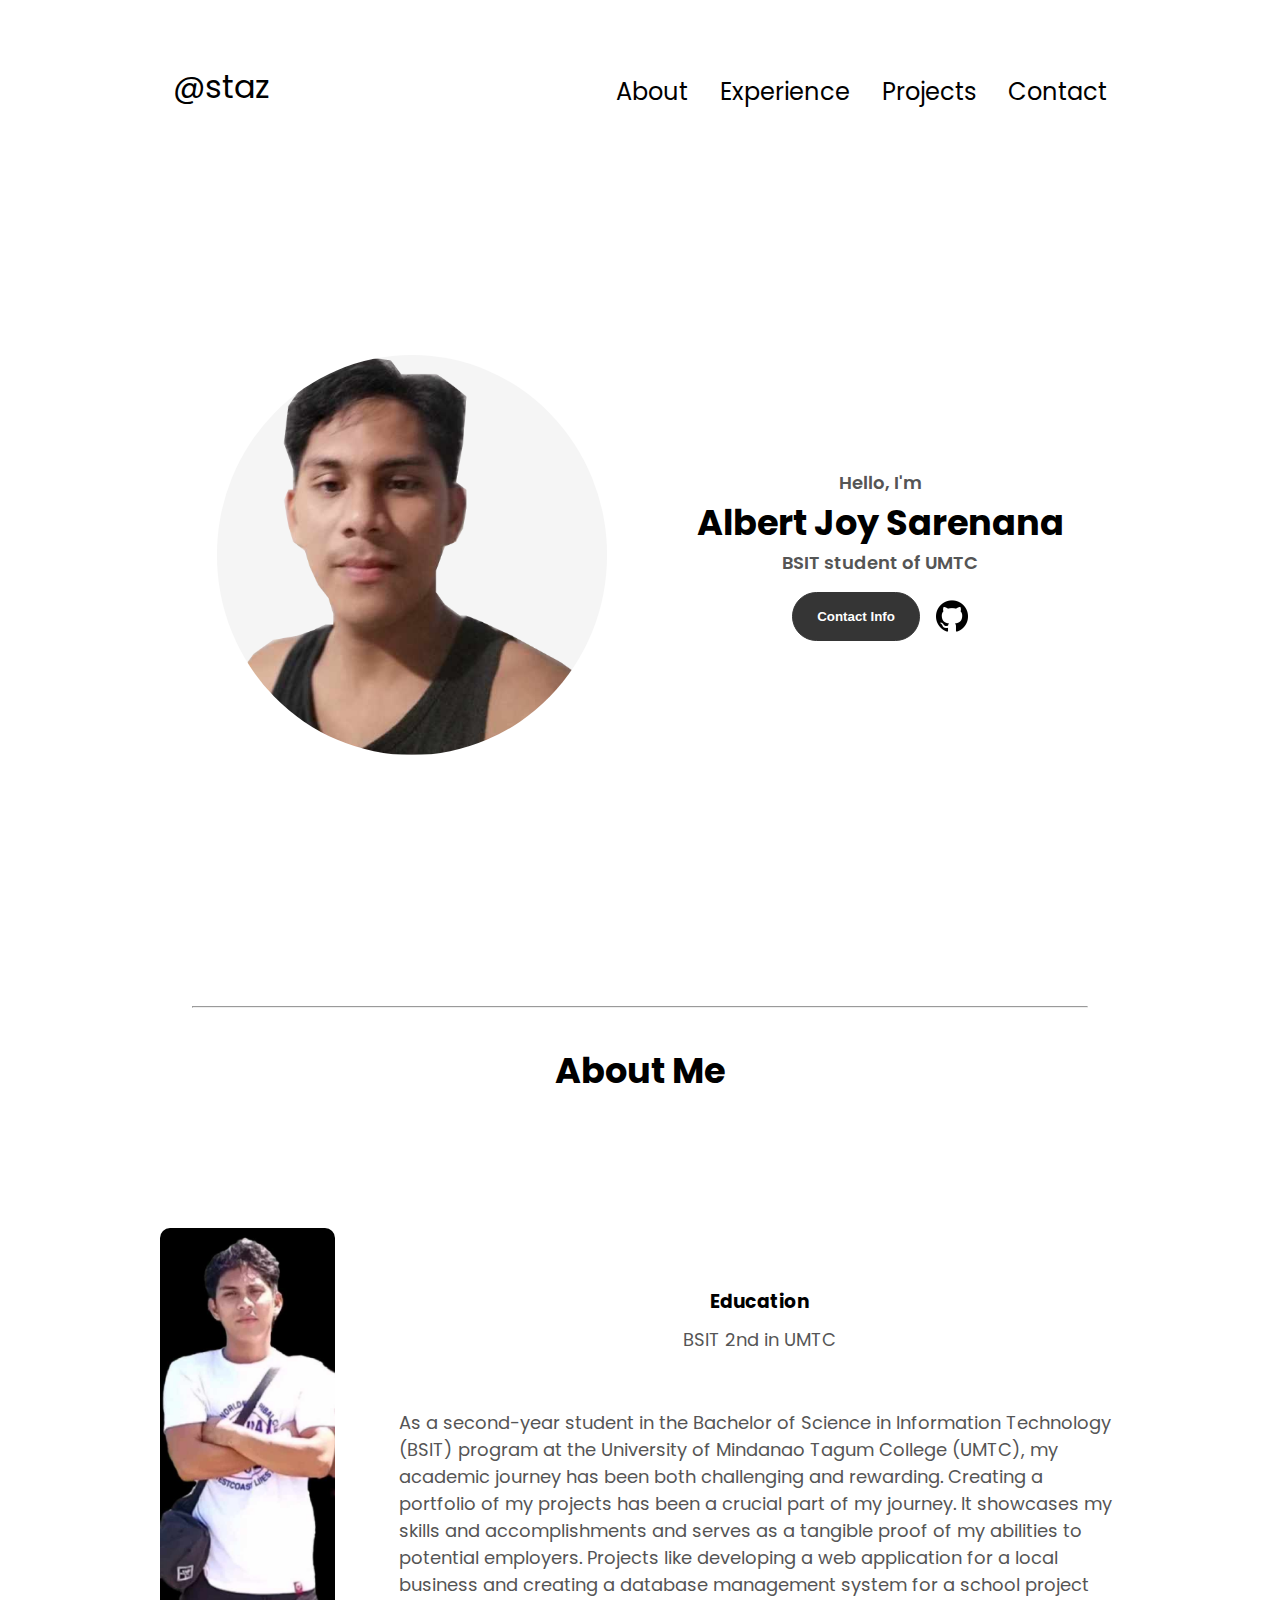
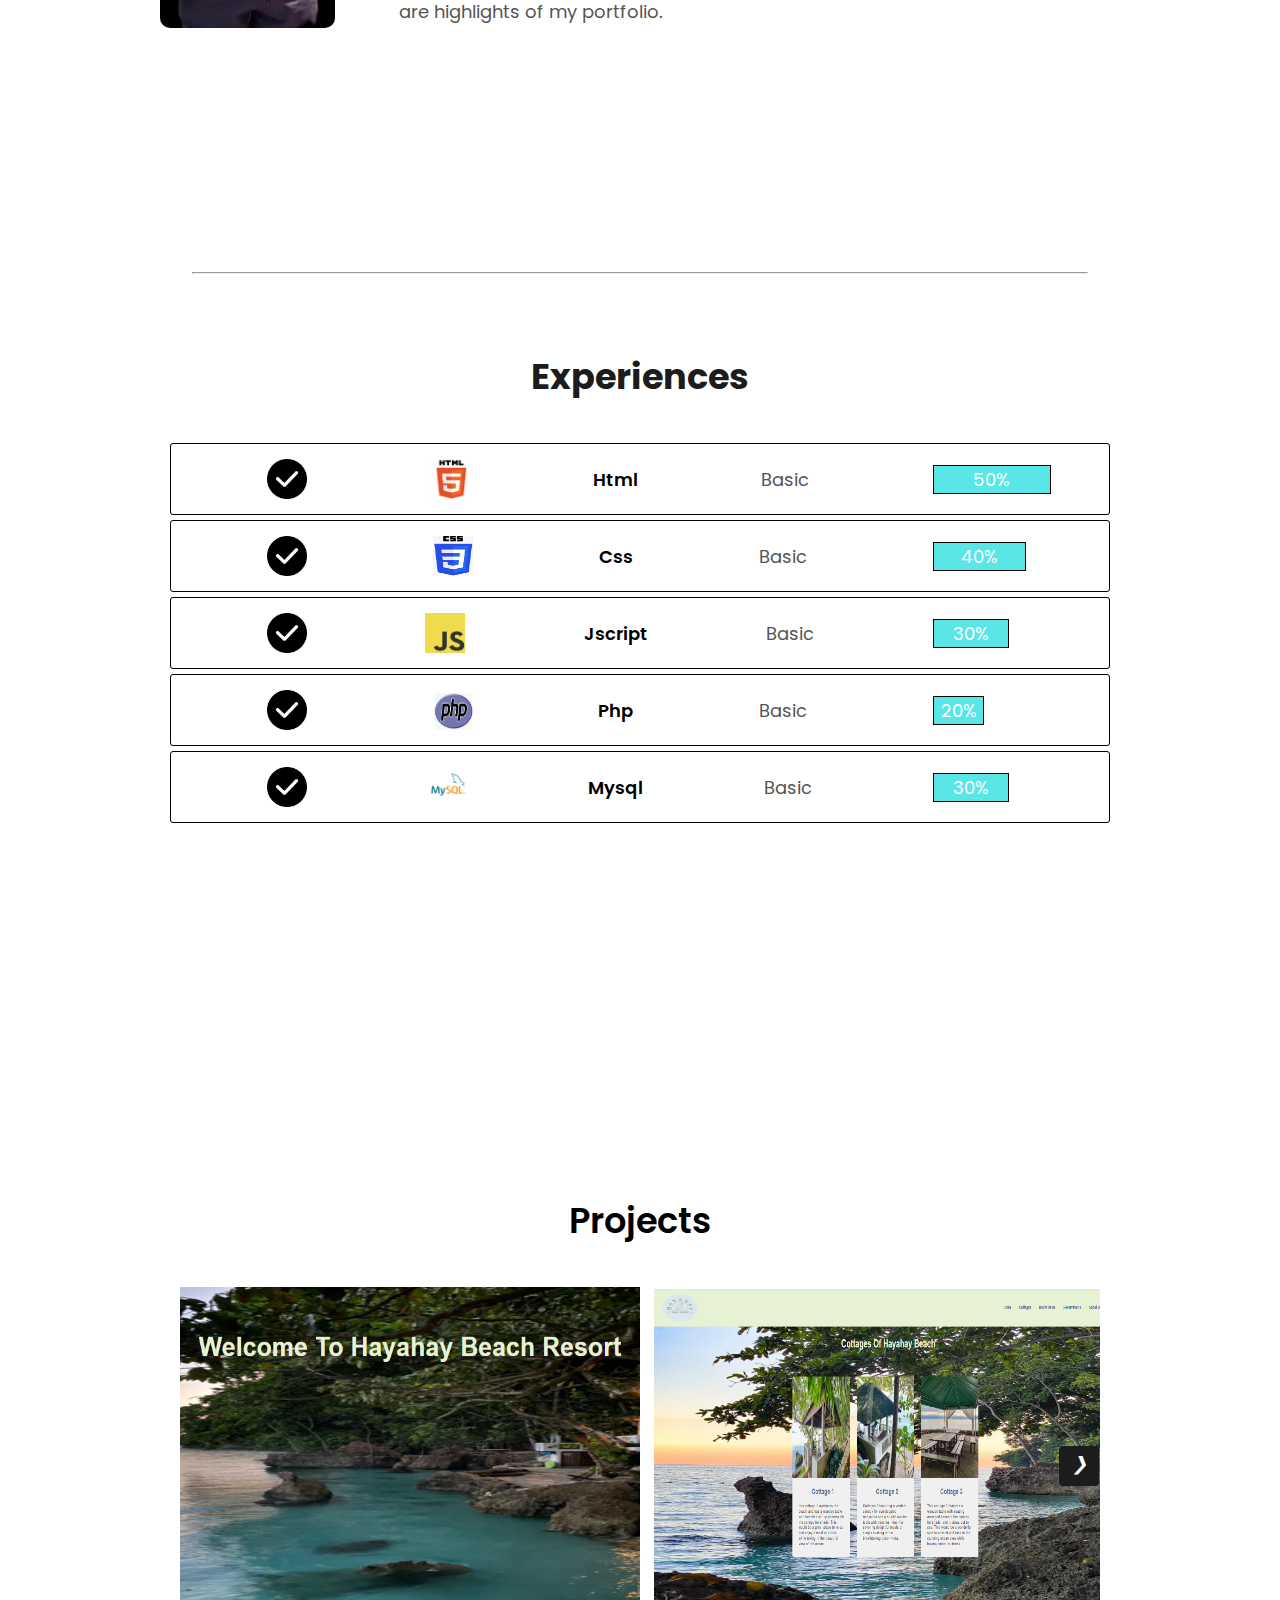
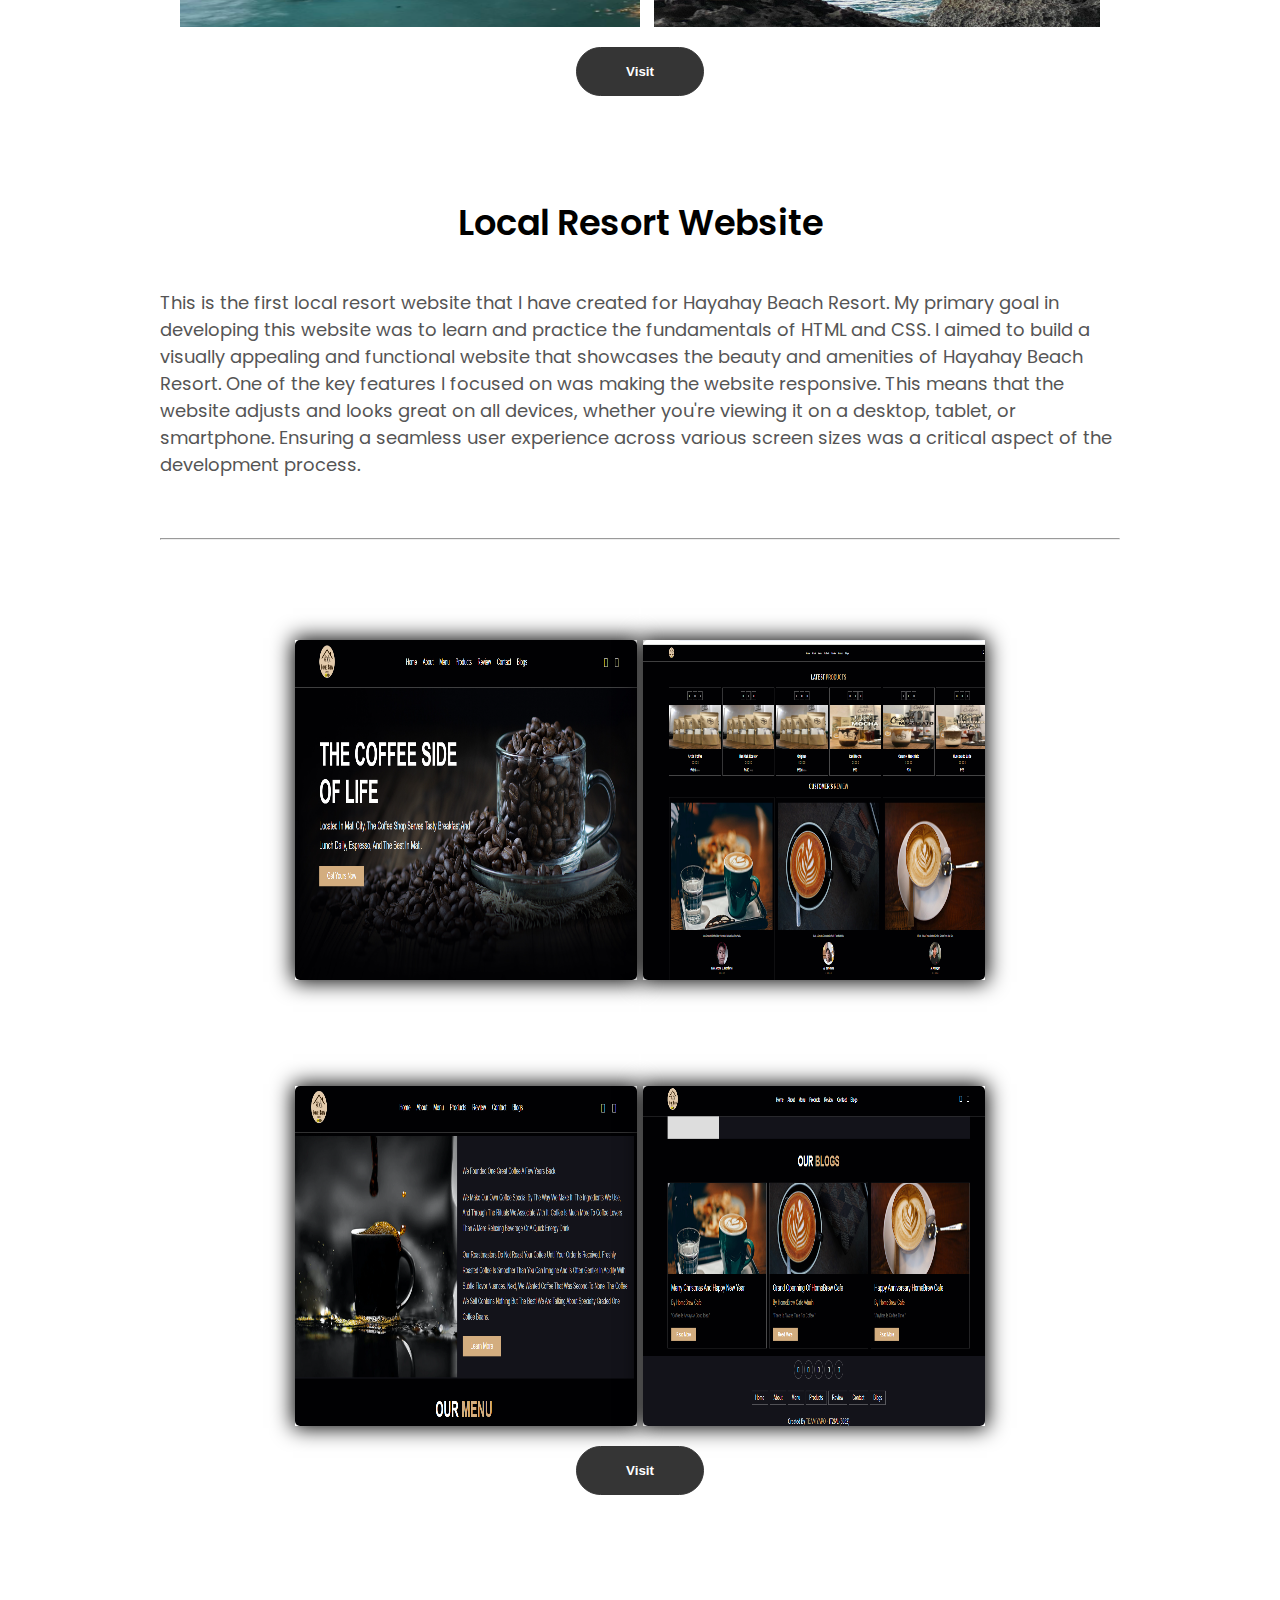
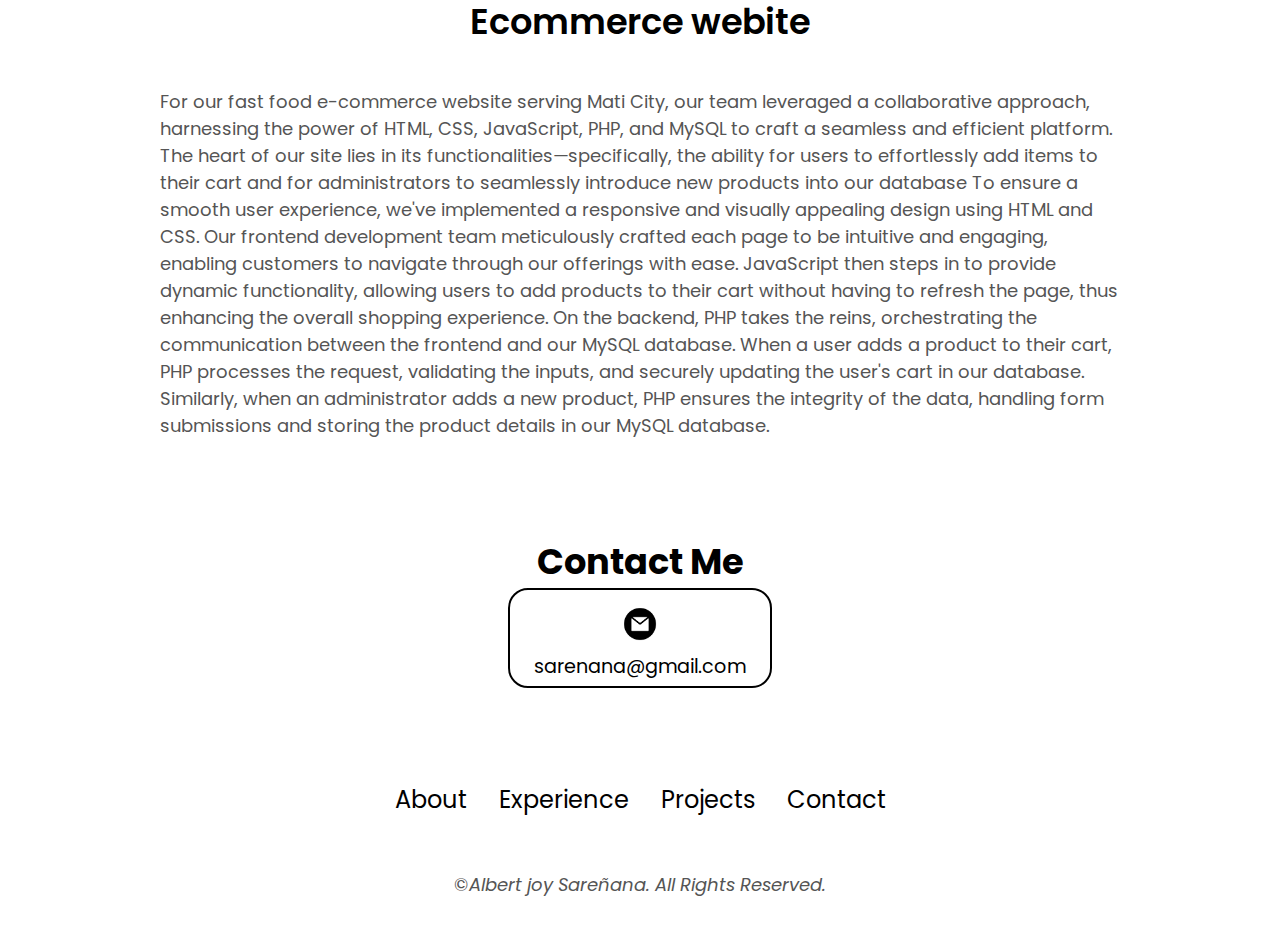
<file: index.html>
<!DOCTYPE html>
<html lang="en">

<head>
  <meta charset="UTF-8" />
  <meta http-equiv="X-UA-Compatible" content="IE=edge" />
  <meta name="viewport" content="width=device-width, initial-scale=1.0" />
  <title>My Portfolio</title>
  <link rel="stylesheet" href="style.css">
  <link rel="stylesheet" href="">
</head>

<body>
  <nav id="desktop-nav">
    <div class="logo">@staz</div>
    <div>
      <ul class="nav-links">
        <li><a href="#about">About</a></li>
        <li><a href="#experience">Experience</a></li>
        <li><a href="#projects">Projects</a></li>
        <li><a href="#contact">Contact</a></li>
      </ul>
    </div>
  </nav>
  <nav id="hamburger-nav">
    <div class="logo">@staz</div>
    <div class="hamburger-menu">
      <div class="hamburger-icon" onclick="togglenav()">
        <span></span>
        <span></span>
        <span></span>
      </div>
      <div class="menu-links">
        <li><a href="#about" onclick="togglenav()">About</a></li>
        <li><a href="#experience" onclick="togglenav()">Experience</a></li>
        <li><a href="#projects" onclick="togglenav()">Projects</a></li>
        <li><a href="#contact" onclick="togglenav()">Contact</a></li>
      </div>
    </div>
  </nav>
  <section id="profile">
    <div class="section__pic-container">
      <img class="ako2" src="./images/ako2.png" alt="albert" />
    </div>
    <div class="section__text">
      <p class="section__text__p1">Hello, I'm</p>
      <h1 class="title" id="title"> Albert Joy Sarenana</h1>
      <p class="section__text__p2">BSIT student of UMTC</p>
      <div class="btn-container">

        <button class="btn btn-color-1" onclick="location.href='./#contact'">
          Contact Info
        </button>
        <img src="./images/github.png" alt="My Github profile" class="icon"
          onclick="location.href='https://github.com/'" />
      </div>

    </div>
  </section>
  <hr class="boundd">
  <section id="about">

    <h1 class="title">About Me</h1>
    <div class="section-container">
      <div class="section__pic-container">
        <img class="ako3" src="./images/ako.jpg" alt="Profile picture" class="about-pic" />
      </div>
      <div class="about-details-container">

        <div class="about-containers">

          <div class="details-container">

            <h3>Education</h3>
            <p>BSIT 2nd in UMTC</p>
          </div>
        </div>
        <div class="text-container">
          <p>
            As a second-year student in the Bachelor
            of Science in Information Technology (BSIT)
            program at the University of Mindanao Tagum
            College (UMTC), my academic journey has been
            both challenging and rewarding. Creating a portfolio
            of my projects has been a crucial part of my
            journey. It showcases my skills and accomplishments
            and serves as a tangible proof of my abilities to
            potential employers. Projects like developing a
            web application for a local business and creating
            a database management system for a school project
            are highlights of my portfolio.
          </p>
        </div>
      </div>
    </div>

  </section>
  <hr class="boundd">
  <section id="experience">


    <h2>Experiences</h2>

    <div class="exallcard">


      <div class="card1">
        <img src="./images/check.png" alt="">
        <img src="./images/html.png" alt="">

        <p class="ht">Html</p>
        <p>Basic</p>
        <div class="level">
          <p class="level1 lvl">50%</p>
        </div>
      </div>
      <div class="card1">
        <img src="./images/check.png" alt="">
        <img class="css" src="./images/css.png" alt="">

        <p class="ht">Css</p>
        <p>Basic</p>
        <div class="level">
          <p class="level2 lvl">40%</p>
        </div>

      </div>
      <div class="card1">
        <img src="./images/check.png" alt="">
        <img src="./images/js.png" alt="">

        <p class="ht">Jscript</p>
        <p>Basic</p>
        <div class="level">
          <p class="level3 lvl">30%</p>
        </div>

      </div>
      <div class="card1">
        <img src="./images/check.png" alt="">
        <img src="./images/php.png" alt="">

        <p class="ht">Php</p>
        <p>Basic</p>
        <div class="level">
          <p class="level4 lvl">20%</p>
        </div>
      </div>
      <div class="card1">
        <img src="./images/check.png" alt="">
        <img src="./images/mysql.png" alt="">

        <p class="ht">Mysql</p>
        <p>Basic</p>
        <div class="level">
          <p class="level5 lvl">30%</p>
        </div>
      </div>


    </div>


  </section>


  <section id="projects">

    <p class="project">Projects</p>

    <div class="box">

      <div class="wrapper">
        <i id="left" class="fa-solid fa-angle-left">❮</i>

        <div class="carousel">

          <img src="./images/1.png" alt="img" draggable="false">
          <img src="./images/4.png" alt="img" draggable="false">
          <img src="./images/3.png" alt="img" draggable="false">
          <img src="./images/5.png" alt="img" draggable="false">
          <img src="./images/2.png" alt="img" draggable="false">
          <img src="./images/6.png" alt="img" draggable="false">

        </div>

        <i id="right" class="fa-solid fa-angle-right">❯</i>
      </div>
    </div>
    <div class="visit">
    <button class="btn btn-color-1 " id="visit" onclick="location.href='../Resort/index.html'">
      Visit
    </button>
    <p class="text3">Local Resort Website</p>
  </div>
    <p class="text4">
      This is the first local resort website that I have created for Hayahay
      Beach Resort. My primary goal in developing this website was to learn
      and practice the fundamentals of HTML and CSS. I aimed to build a visually
      appealing and functional website that showcases the beauty and amenities
      of Hayahay Beach Resort.
      One of the key features I focused on was making the website responsive.
      This means that the website adjusts and looks great on all devices, whether
      you're viewing it on a desktop, tablet, or smartphone. Ensuring a seamless
      user experience across various screen sizes was a critical aspect of the development process.</p>
    <hr class="bound">
    <div class="con">
      <div class="conbox">
        <img src="./images/ecom1.png" alt="">
      </div>
      <div class="conbox">
        <img src="./images/ecom2.png" alt="">
      </div>

      <div class="conbox">
        <img src="./images/ecom3.png" alt="">
      </div>

      <div class="conbox">
        <img src="./images/ecom4.png" alt="">
      </div>

    </div>
    <div class="visit">
      <button class="btn btn-color-1 " id="visit" onclick="location.href='../business/index.html'">
        Visit
      </button>
      <p class="text3">Ecommerce webite</p>
    </div>
    <p class="text4">
      For our fast food e-commerce website serving Mati City, our team leveraged a collaborative approach,
       harnessing the power of HTML, CSS, JavaScript, PHP, and MySQL to craft a seamless and efficient 
       platform. The heart of our site lies in its functionalities—specifically, the ability for users 
       to effortlessly add items to their cart and for administrators to seamlessly introduce new 
       products into our database
      To ensure a smooth user experience, we've implemented a responsive and visually appealing 
      design using HTML and CSS. Our frontend development team meticulously crafted each page to 
      be intuitive and engaging, enabling customers to navigate through our offerings with ease. 
      JavaScript then steps in to provide dynamic functionality, allowing users to add products to
       their cart without having to refresh the page, thus enhancing the overall shopping experience. 
      On the backend, PHP takes the reins, orchestrating the communication between the frontend and our 
      MySQL database. When a user adds a product to their cart, PHP processes the request, validating the inputs, and securely updating the user's cart in our database. Similarly, when an administrator adds a new product, PHP ensures the integrity of the data, handling form submissions and storing the product details in our MySQL database.</p>


    <!-- dri taman -->

  </section>
  <section id="contact">
    <h1 class="title">Contact Me</h1>
    <div class="contact-info-upper-container">
      <div class="contact-info-container">
        <img src="./images/email.png" alt="Email icon" class="icon contact-icon email-icon" />
        <p><a href="mailto:sarenana12345@gmail.com">sarenana@gmail.com</a></p>
      </div>

    </div>
  </section>
  <footer>
    <nav>
      <div class="nav-links-container">
        <ul class="nav-links">
          <li><a href="#about">About</a></li>
          <li><a href="#experience">Experience</a></li>
          <li><a href="#projects">Projects</a></li>
          <li><a href="#contact">Contact</a></li>
        </ul>
      </div>
    </nav>
    <p>&copy;<em>Albert joy Sareñana. All Rights Reserved.
    </em> 
    </p>
  </footer>
  <script src="script.js"></script>
</body>

</html>
</file>
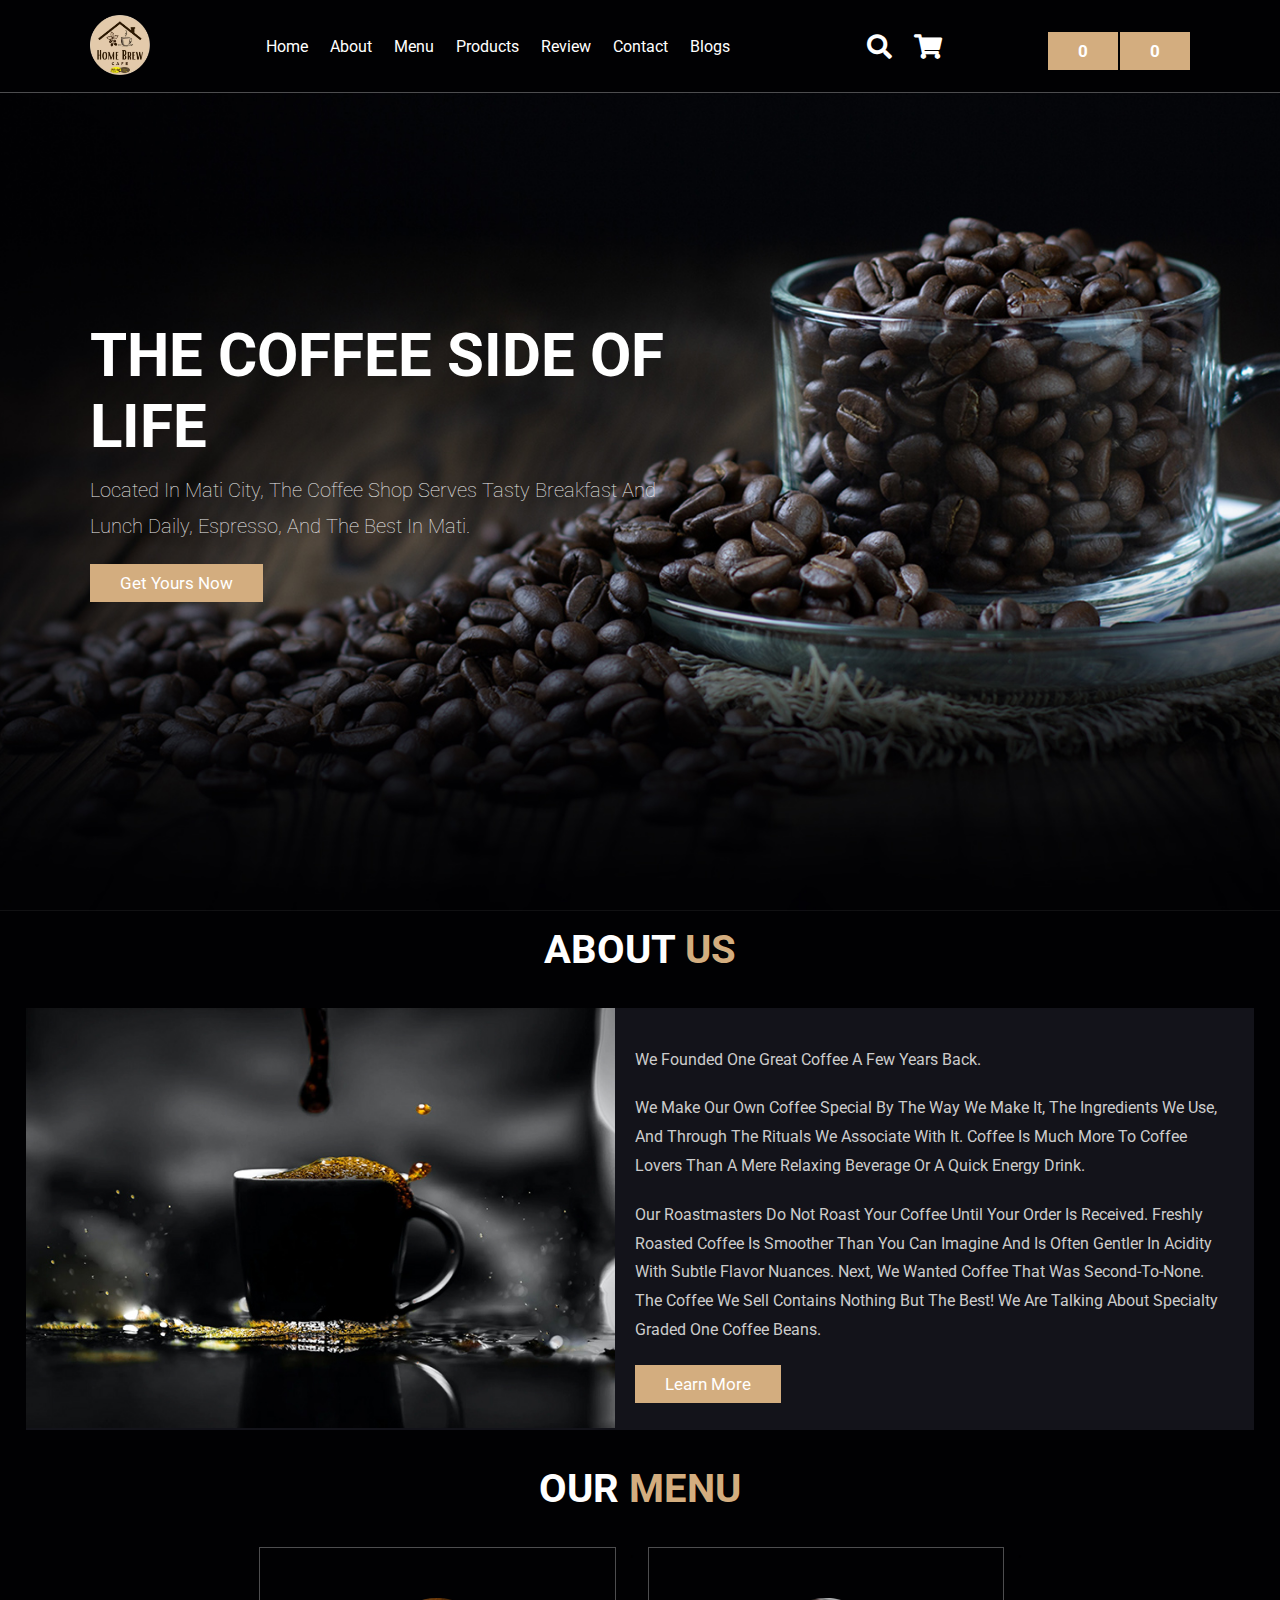
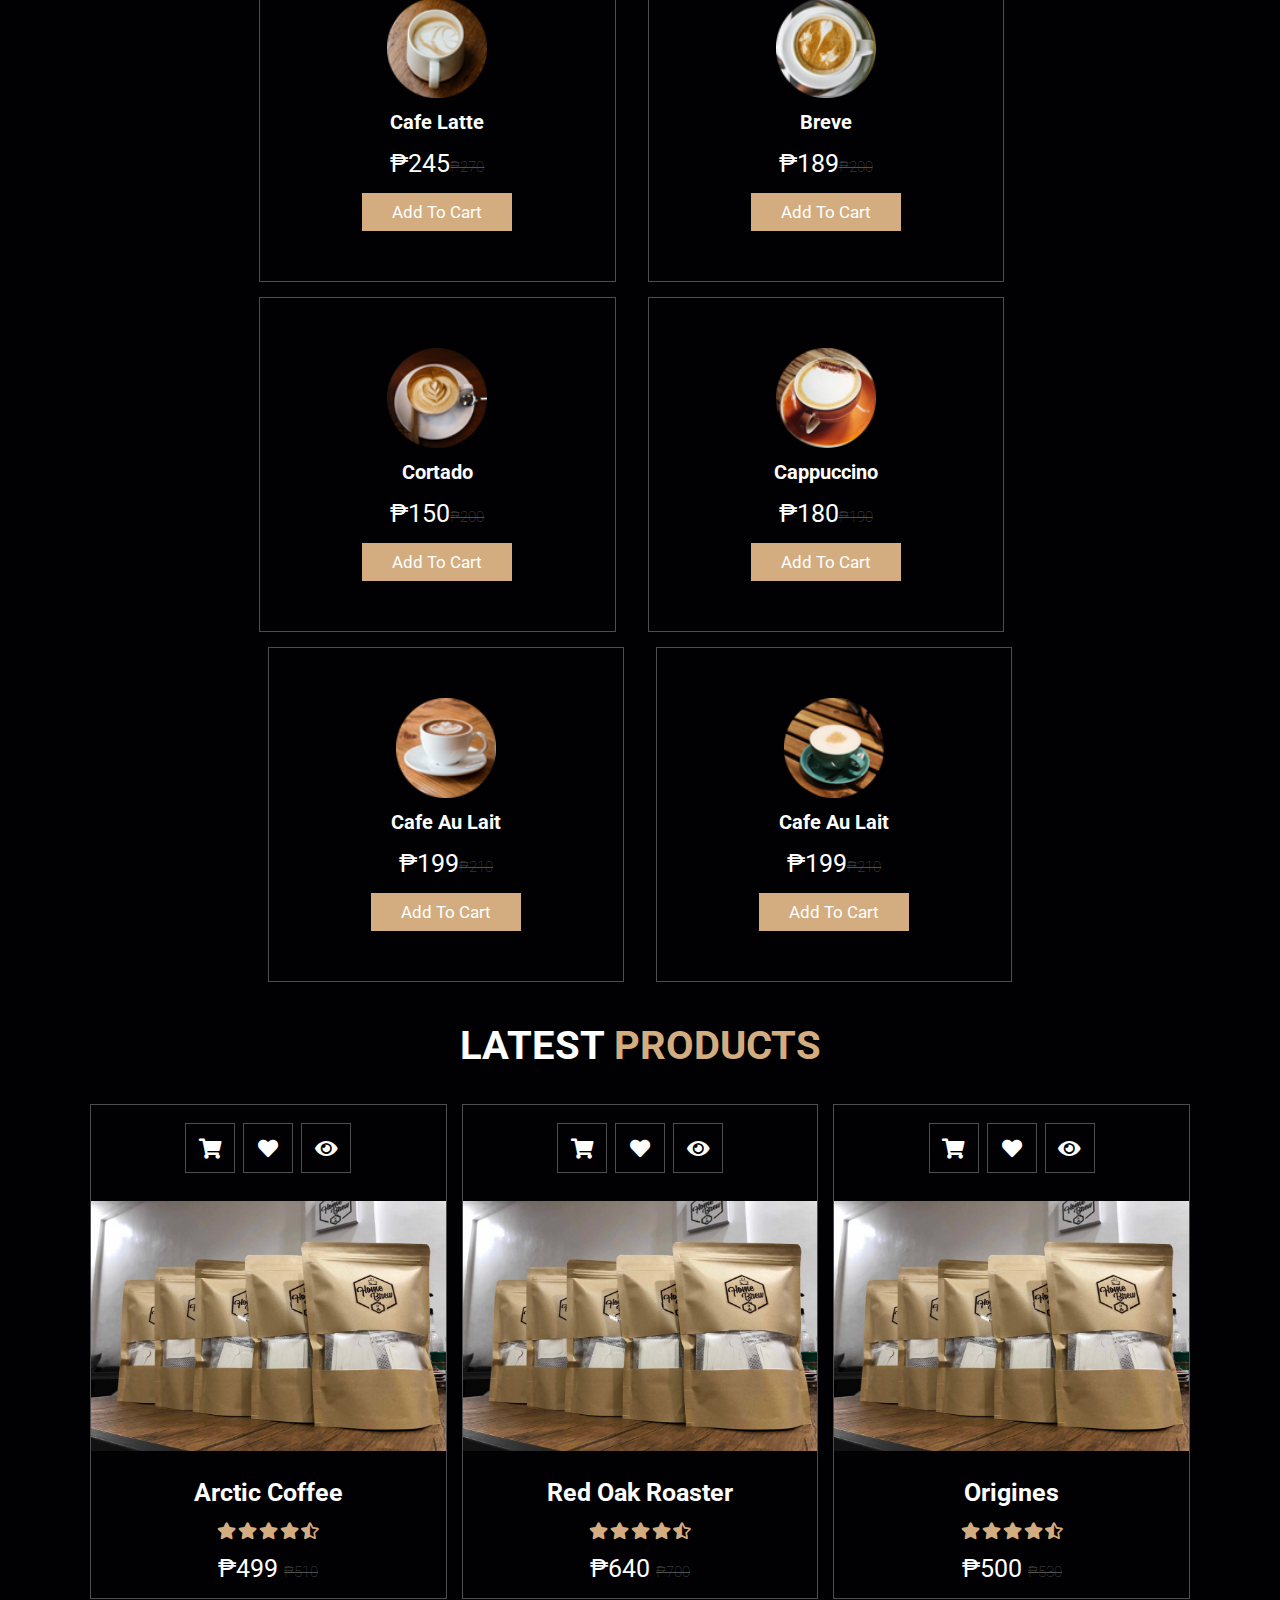
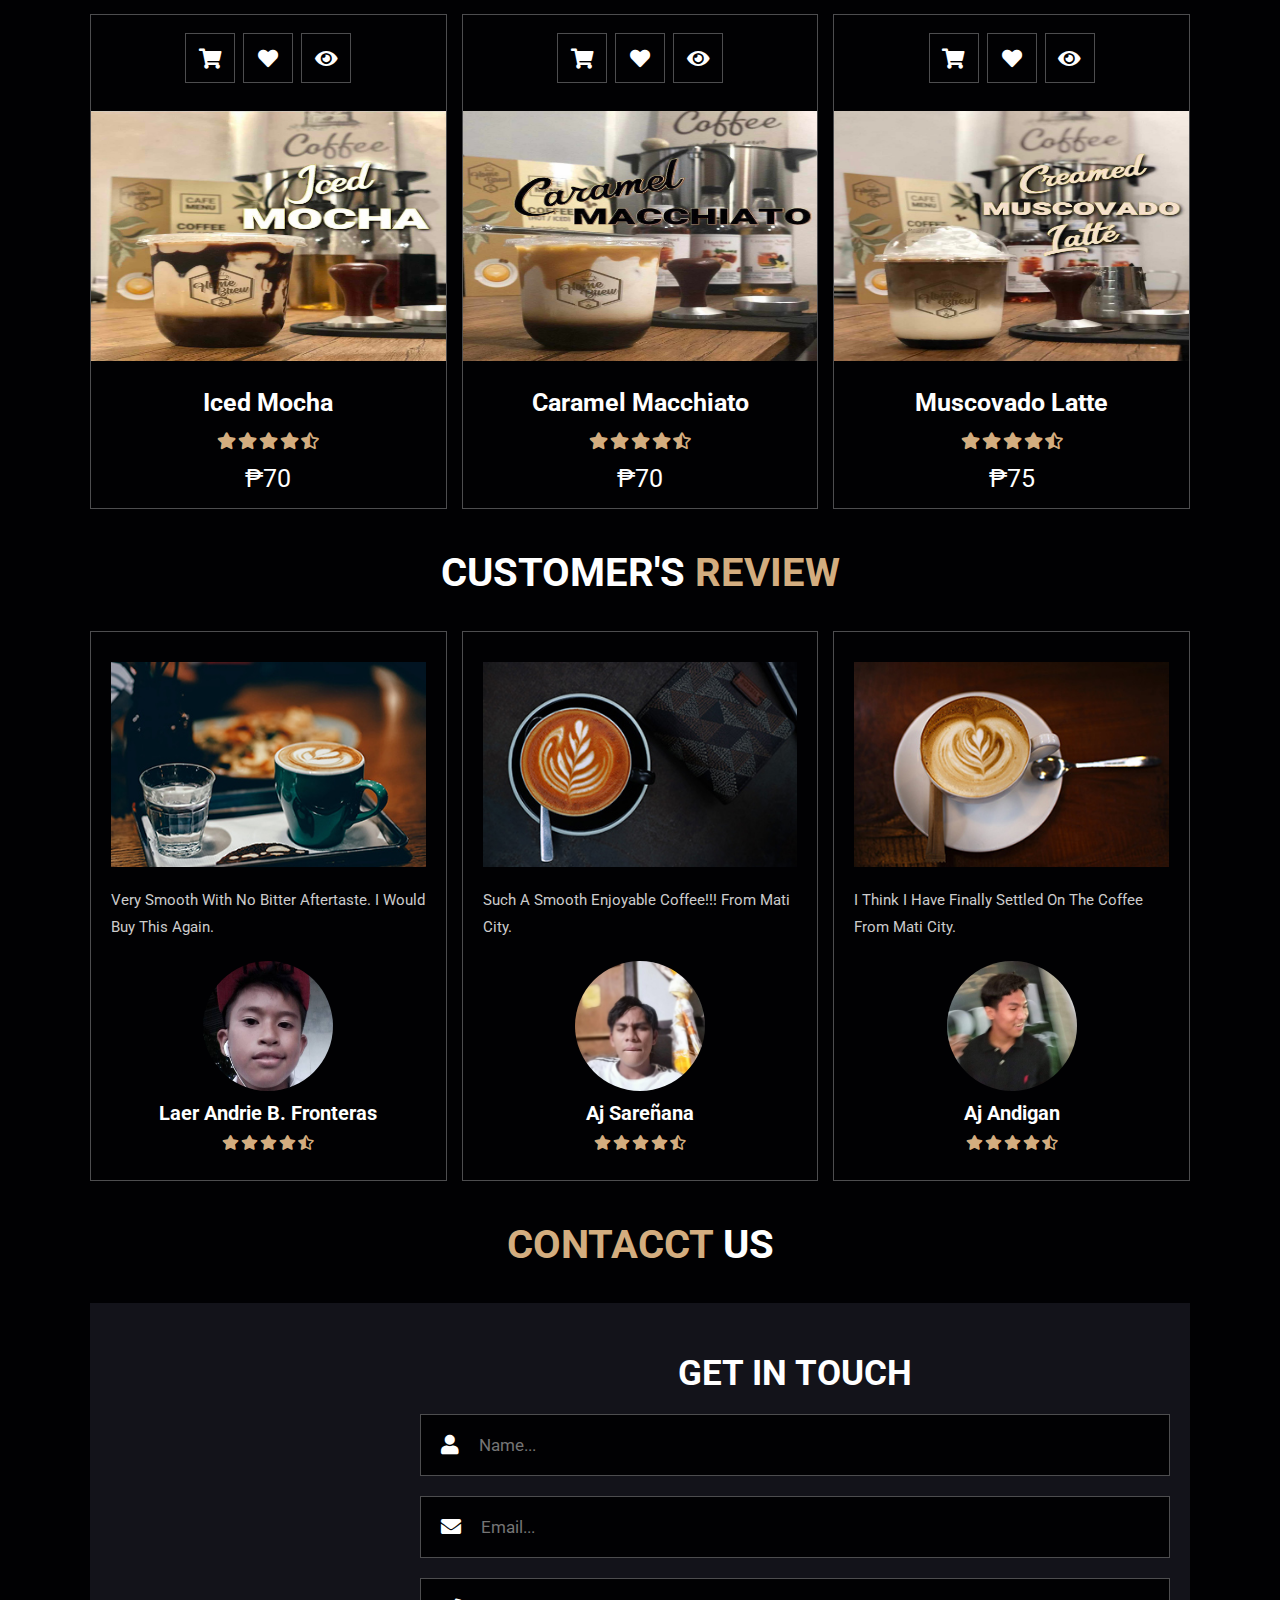
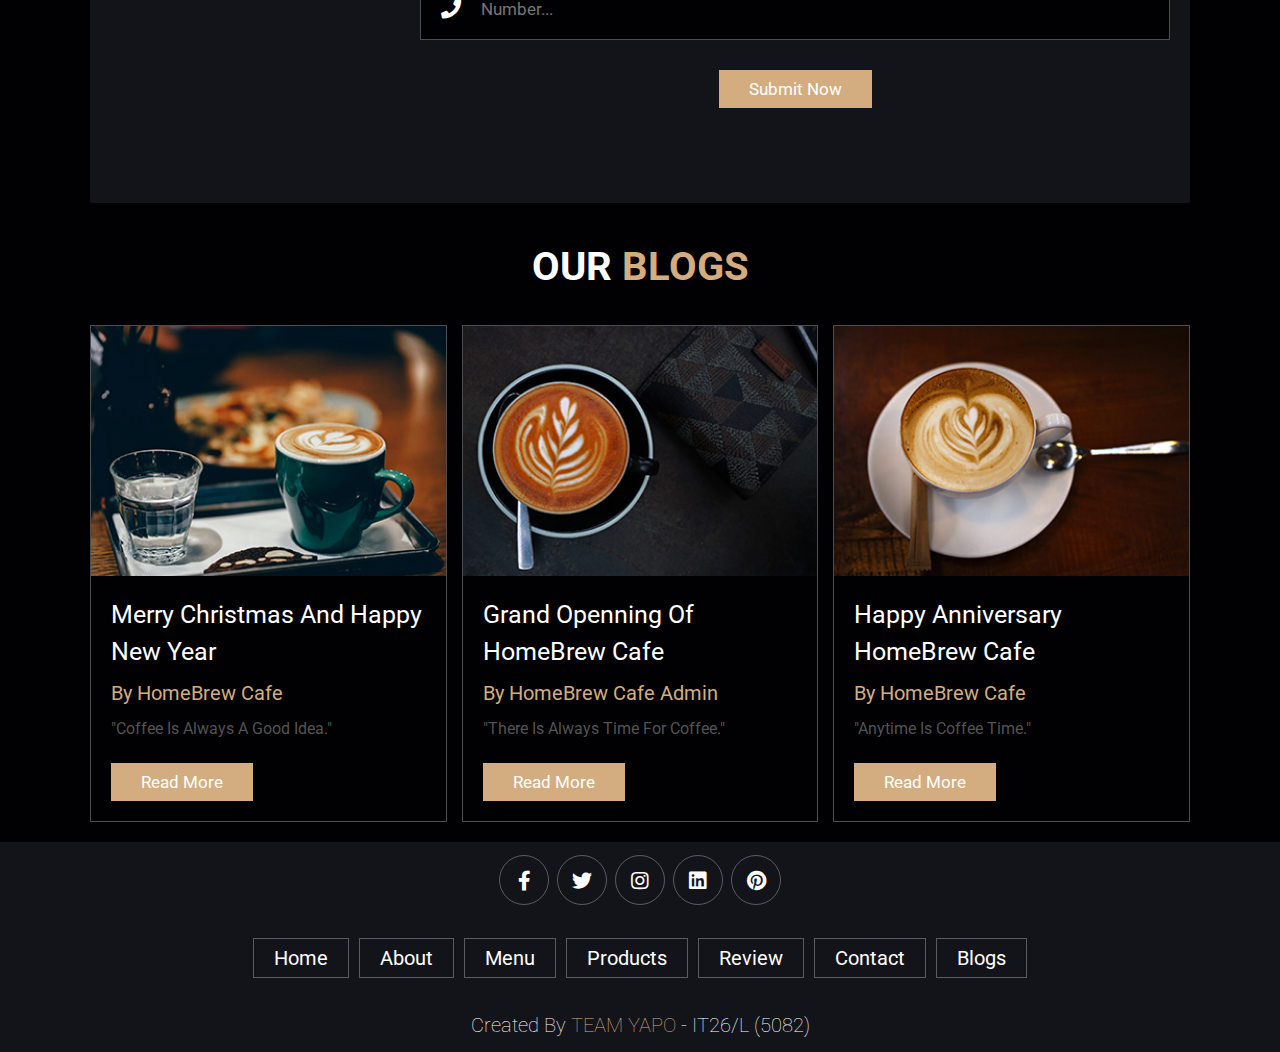
<file: Business/index.html>
<!DOCTYPE html>
<html lang="en">

<head>
    <meta charset="UTF-8">
    <meta http-equiv="X-UA-Compatible" content="IE=edge">
    <meta name="viewport" content="width=device-width, initial-scale=1.0">
    <title>Home Brew | Mati City</title>

    <link rel="stylesheet" href="https://cdnjs.cloudflare.com/ajax/libs/font-awesome/5.15.4/css/all.min.css">

    <link rel="stylesheet" href="style.css">

</head>

<body>
    <div class="visit">
        <button class="btn btn-color-1 " id="visit" onclick="location.href='http://127.0.0.1:5500/index.html'">
          back
        </button>
      </div>>

    <div class="container">
        <div class="header">

            <a href="#" class="logo">
                <img src="images/logo.png" alt="">
            </a>

            <nav class="navbar">
                <a href="#home">home</a>
                <a href="#about">about</a>
                <a href="#menu">menu</a>
                <a href="#products">products</a>
                <a href="#review">review</a>
                <a href="#contact">contact</a>
                <a href="#blogs">blogs</a>
            </nav>

            <div class="icons">
                <div class="fas fa-search" id="search-btn"></div>
                <div class="fas fa-shopping-cart" id="cart-btn"></div>
                <div class="fas fa-bars" id="menu-btn"></div>
            </div>

            <div class="search-form">
                <input type="search" id="search-box" placeholder="Search here...">
                <label for="search-box" class="fas fa-search"></label>
            </div>
             <div class="addtocart">

                <!-- total sa add to cart price -->
                <h3 class="btn" id="total">0</h3>
                <h3 class="btn" id="count">0</h3>
            <div class="cart-items-container">
                <!-- dri ang addto cartbar -->
                
            </div>
        </div>
        </div>

        <div class="main">
            <section class="home" id="home">

                <div class="content">
                    <h3>The Coffee Side of Life</h3>
                    <p>Located in Mati City, The Coffee Shop serves tasty breakfast and lunch daily, espresso, and the
                        best
                        in
                        Mati. </p>
                    <a href="#" class="btn">get yours now</a>
                </div>

            </section>


            <div class="about" id="about">

                <h1 class="heading">about<span> us</span></h1>

                <div class="row">

                    <div class="image">
                        <img src="images/about-img.jpeg" alt="">
                    </div>
                    <div class="content">
                        <p>We founded One Great Coffee a few years back.</p>
                        <p>We make our own coffee special by the way we make it, the ingredients we use, and through the
                            rituals
                            we associate with it. Coffee is much more to coffee lovers than a mere relaxing beverage or
                            a
                            quick
                            energy drink.</p>
                        <p>Our roastmasters do not roast your coffee until your order is received. Freshly roasted
                            coffee is
                            smoother than you can imagine and is often gentler in acidity with subtle flavor nuances.
                            Next,
                            we
                            wanted coffee that was second-to-none. The coffee we sell contains nothing but the best! We
                            are
                            talking about Specialty Graded One coffee beans.</p>
                        <a href="#" class="btn">learn more</a>
                    </div>

                </div>

            </div>


            <section class="menu" id="menu">

                <h1 class="heading"> our <span>menu</span> </h1>

                <div class="box-container " id="card2">

                  <!-- dri ang card -->
                </div>

            </section>


            <section class="products" id="products">

                <h1 class="heading"> Latest <span>products</span> </h1>

                <div class="box-container">

                    <div class="box">
                        <div class="icons">
                            <a href="#" class="fas fa-shopping-cart"></a>
                            <a href="#" class="fas fa-heart"></a>
                            <a href="#" class="fas fa-eye"></a>
                        </div>
                        <div class="image">
                            <img src="images/product.jpg" alt="">
                        </div>
                        <div class="content">
                            <h3>Arctic Coffee</h3>
                            <div class="stars">
                                <i class="fas fa-star"></i>
                                <i class="fas fa-star"></i>
                                <i class="fas fa-star"></i>
                                <i class="fas fa-star"></i>
                                <i class="fas fa-star-half-alt"></i>
                            </div>
                            <div class="price">₱499 <span>₱510</span></div>
                        </div>
                    </div>

                    <div class="box">
                        <div class="icons">
                            <a href="#" class="fas fa-shopping-cart"></a>
                            <a href="#" class="fas fa-heart"></a>
                            <a href="#" class="fas fa-eye"></a>
                        </div>
                        <div class="image">
                            <img src="images/product.jpg" alt="">
                        </div>
                        <div class="content">
                            <h3>Red Oak Roaster</h3>
                            <div class="stars">
                                <i class="fas fa-star"></i>
                                <i class="fas fa-star"></i>
                                <i class="fas fa-star"></i>
                                <i class="fas fa-star"></i>
                                <i class="fas fa-star-half-alt"></i>
                            </div>
                            <div class="price">₱640 <span>₱700</span></div>
                        </div>
                    </div>
                    <div class="box">
                        <div class="icons">
                            <a href="#" class="fas fa-shopping-cart"></a>
                            <a href="#" class="fas fa-heart"></a>
                            <a href="#" class="fas fa-eye"></a>
                        </div>
                        <div class="image">
                            <img src="images/product.jpg" alt="">
                        </div>
                        <div class="content">
                            <h3>Origines</h3>
                            <div class="stars">
                                <i class="fas fa-star"></i>
                                <i class="fas fa-star"></i>
                                <i class="fas fa-star"></i>
                                <i class="fas fa-star"></i>
                                <i class="fas fa-star-half-alt"></i>
                            </div>
                            <div class="price">₱500 <span>₱530</span></div>
                        </div>
                    </div>
                    <div class="box">
                        <div class="icons">
                            <a href="#" class="fas fa-shopping-cart"></a>
                            <a href="#" class="fas fa-heart"></a>
                            <a href="#" class="fas fa-eye"></a>
                        </div>
                        <div class="image">
                            <img src="images/product-4.jpg" alt="">
                        </div>
                        <div class="content">
                            <h3>Iced Mocha</h3>
                            <div class="stars">
                                <i class="fas fa-star"></i>
                                <i class="fas fa-star"></i>
                                <i class="fas fa-star"></i>
                                <i class="fas fa-star"></i>
                                <i class="fas fa-star-half-alt"></i>
                            </div>
                            <div class="price">₱70</div>
                        </div>
                    </div>
                    <div class="box">
                        <div class="icons">
                            <a href="#" class="fas fa-shopping-cart"></a>
                            <a href="#" class="fas fa-heart"></a>
                            <a href="#" class="fas fa-eye"></a>
                        </div>
                        <div class="image">
                            <img src="images/product-5.jpg" alt="">
                        </div>
                        <div class="content">
                            <h3>Caramel Macchiato</h3>
                            <div class="stars">
                                <i class="fas fa-star"></i>
                                <i class="fas fa-star"></i>
                                <i class="fas fa-star"></i>
                                <i class="fas fa-star"></i>
                                <i class="fas fa-star-half-alt"></i>
                            </div>
                            <div class="price">₱70</div>
                        </div>
                    </div>
                    <div class="box">
                        <div class="icons">
                            <a href="#" class="fas fa-shopping-cart"></a>
                            <a href="#" class="fas fa-heart"></a>
                            <a href="#" class="fas fa-eye"></a>
                        </div>
                        <div class="image">
                            <img src="images/product-6.jpg" alt="">
                        </div>
                        <div class="content">
                            <h3>Muscovado Latte</h3>
                            <div class="stars">
                                <i class="fas fa-star"></i>
                                <i class="fas fa-star"></i>
                                <i class="fas fa-star"></i>
                                <i class="fas fa-star"></i>
                                <i class="fas fa-star-half-alt"></i>
                            </div>
                            <div class="price">₱75</div>
                        </div>
                    </div>

                </div>
            </section>


            <section class="review" id="review">

                <h1 class="heading"> customer's <span>review</span> </h1>

                <div class="box-container">

                    <div class="box">
                        <img src="images/blog-1.jpeg" alt="" class="quote">
                        <p>Very smooth with no bitter aftertaste. I would buy this again.</p>
                        <img src="images/laer.jpg" class="user" alt="">
                        <h3>Laer Andrie B. Fronteras</h3>
                        <div class="stars">
                            <i class="fas fa-star"></i>
                            <i class="fas fa-star"></i>
                            <i class="fas fa-star"></i>
                            <i class="fas fa-star"></i>
                            <i class="fas fa-star-half-alt"></i>
                        </div>
                    </div>

                    <div class="box">
                        <img src="images/blog-2.jpeg" alt="" class="quote">
                        <p>Such a smooth enjoyable coffee!!! From Mati City.</p>
                        <img src="images/Sareñana.jpg" class="user" alt="">
                        <h3>Aj Sareñana</h3>
                        <div class="stars">
                            <i class="fas fa-star"></i>
                            <i class="fas fa-star"></i>
                            <i class="fas fa-star"></i>
                            <i class="fas fa-star"></i>
                            <i class="fas fa-star-half-alt"></i>
                        </div>
                    </div>

                    <div class="box">
                        <img src="images/blog-3.jpeg" alt="" class="quote">
                        <p>I think I have finally settled on the coffee from Mati City.</p>
                        <img src="images/andigan.jpg" class="user" alt="">
                        <h3>Aj Andigan</h3>
                        <div class="stars">
                            <i class="fas fa-star"></i>
                            <i class="fas fa-star"></i>
                            <i class="fas fa-star"></i>
                            <i class="fas fa-star"></i>
                            <i class="fas fa-star-half-alt"></i>
                        </div>
                    </div>
                </div>


            </section>


            <section class="contact" id="contact">

                <h1 class="heading"><span>contacct</span> us </h1>

                <div class="row">

                    <iframe
                        src="https://www.google.com/maps/embed?pb=!1m18!1m12!1m3!1d605.9914991611739!2d126.24694693898152!3d6.943620407265487!2m3!1f0!2f0!3f0!3m2!1i1024!2i768!4f13.1!3m3!1m2!1s0x32fbc93312d566df%3A0xcd39faaf1e2ee9b9!2sHome%20Brew%20Cafe%20by%20Quality%20Bread!5e0!3m2!1sen!2sph!4v1671417708062!5m2!1sen!2sph"
                        height="500" style="border:0;" allowfullscreen="" loading="lazy"
                        referrerpolicy="no-referrer-when-downgrade"></iframe>
                    <form action="">
                        <h3>get in touch</h3>
                        <div class="inputBox">
                            <span class="fas fa-user"></span>
                            <input type="text" placeholder="Name...">
                        </div>
                        <div class="inputBox">
                            <span class="fas fa-envelope"></span>
                            <input type="email" placeholder="Email...">
                        </div>
                        <div class="inputBox">
                            <span class="fas fa-phone"></span>
                            <input type="text" placeholder="Number...">
                        </div>
                        <input type="submit" value="Submit now" class="btn">
                    </form>

                </div>

            </section>


            <section class="blogs" id="blogs">

                <h1 class="heading"> our <span>blogs</span> </h1>

                <div class="box-container">

                    <div class="box">
                        <div class="image">
                            <img src="images/blog-1.jpeg" alt="">
                        </div>
                        <div class="content">
                            <a href="#" class="title">Merry Christmas and Happy New Year</a>
                            <span>by HomeBrew Cafe</span>
                            <p>"Coffee is always a good idea."</p>
                            <a href="#" class="btn">read more</a>
                        </div>
                    </div>

                    <div class="box">
                        <div class="image">
                            <img src="images/blog-2.jpeg" alt="">
                        </div>
                        <div class="content">
                            <a href="#" class="title">Grand Openning of HomeBrew Cafe</a>
                            <span>by HomeBrew Cafe admin</span>
                            <p>"There is always time for Coffee."</p>
                            <a href="#" class="btn">read more</a>
                        </div>
                    </div>

                    <div class="box">
                        <div class="image">
                            <img src="images/blog-3.jpeg" alt="">
                        </div>
                        <div class="content">
                            <a href="#" class="title">Happy Anniversary HomeBrew Cafe</a>
                            <span>by HomeBrew Cafe</span>
                            <p>"Anytime is Coffee time."</p>
                            <a href="#" class="btn">read more</a>
                        </div>
                    </div>

                </div>

            </section>
        </div>


        <div class="footer">

            <div class="share">
                <a href="#" class="fab fa-facebook-f"></a>
                <a href="#" class="fab fa-twitter"></a>
                <a href="#" class="fab fa-instagram"></a>
                <a href="#" class="fab fa-linkedin"></a>
                <a href="#" class="fab fa-pinterest"></a>
            </div>

            <div class="links">
                <a href="#">home</a>
                <a href="#">about</a>
                <a href="#">menu</a>
                <a href="#">products</a>
                <a href="#">review</a>
                <a href="#">contact</a>
                <a href="#">blogs</a>
            </div>

            <div class="credit">created by <span>TEAM YAPO</span> - IT26/L (5082) </div>

        </div>
    </div>

</body>

<script src="script.js"></script>

</html>
</file>
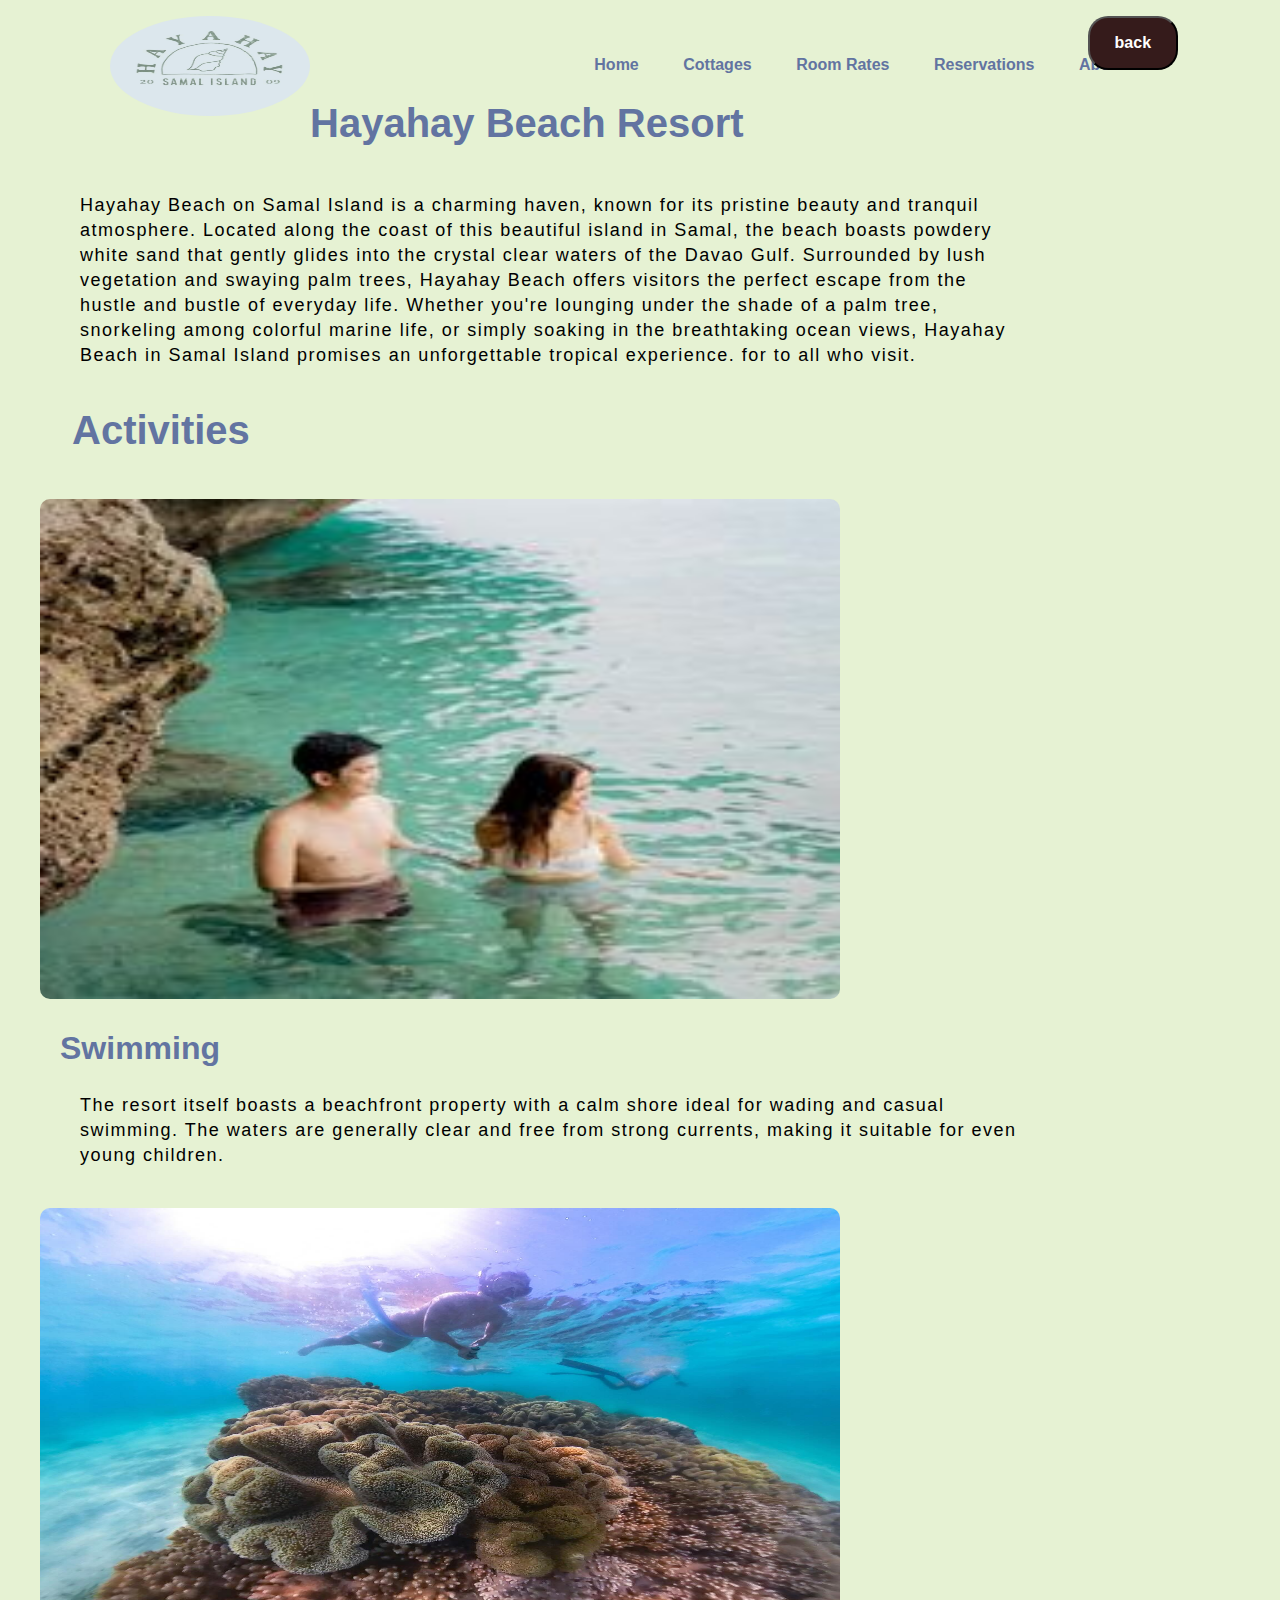
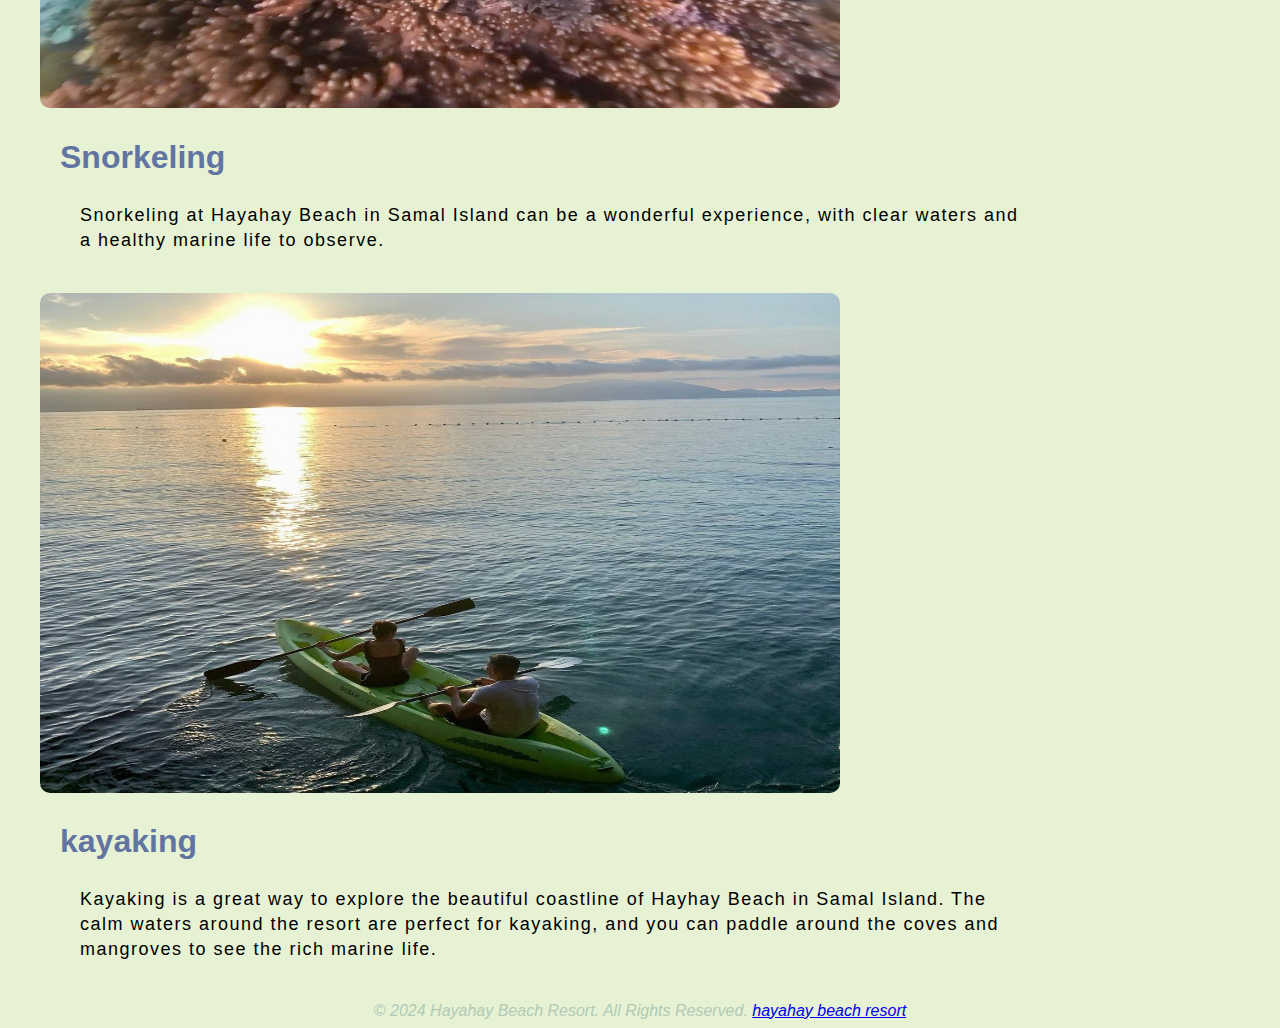
<file: Resort/Index.html>
<!DOCTYPE html>
<html lang="en">

<head>
  <meta charset="UTF-8">
  <meta name="viewport" content="width=device-width, initial-scale=1.0">
  <title>Main page</title>
  <link rel="stylesheet" href="lab_styles/style.css">
</head>

<body>
  <div class="visit">
    <button class="btn btn-color-1 " id="visit" onclick="location.href='http://127.0.0.1:5500/index.html'">
      back
    </button>
  </div>
  <header>
    <div class="headerimage">
      <img src="./images/icon.jpg" alt="icon.jpg">
    </div>

  </header>

  <nav>
    <ul>
      <li> <a href="Index.html" >Home</a></li>
      <li> <a href="Cottages.html" >Cottages</a></li>
      <li> <a href="Room_Rates.html" >Room Rates</a></li>
      <li> <a href="Reservation.html">Reservations</a></li>
      <li> <a href="About_Us.html" > About Us</a></li>
    </ul>
  </nav>

 
  <main>
   
    <h1>Hayahay Beach Resort</h1>
    <p>Hayahay Beach on Samal Island is a charming haven,
      known for its pristine beauty and tranquil atmosphere.
      Located along the coast of this beautiful island in Samal,
      the beach boasts powdery white sand that gently glides
      into the crystal clear waters of the Davao Gulf. Surrounded
      by lush vegetation and swaying palm trees, Hayahay Beach
      offers visitors the perfect escape from the hustle and bustle
      of everyday life. Whether you're lounging under the shade of a
      palm tree, snorkeling among colorful marine life, or simply
      soaking in the breathtaking ocean views, Hayahay Beach in
      Samal Island promises an unforgettable tropical experience.
      for to all who visit.</p>

    <h1>Activities</h1>

    
    <img src="./images/swimming.jpg" alt="" class="swimming">
      
    <h2>Swimming</h2>
      <p >The resort itself boasts a beachfront property
        with a calm shore ideal for wading and casual swimming.
        The waters are generally clear and free from strong currents, making it suitable for even young children. </p>
       
      
    <img src="./images/snorking.jpg" alt="" class="snorkeling">

      
    <h2>Snorkeling</h2>
      <p >Snorkeling at Hayahay Beach in Samal Island can be a wonderful experience, with clear waters and a
        healthy marine life to observe. </p> 
    
    
    <img src="./images/kayaking.jpg" alt="" class="kayaking">
      <h2>kayaking</h2>
      <p class="kayaking">Kayaking is a great way to explore the beautiful coastline of Hayhay Beach in Samal Island. The
        calm waters around the resort are perfect for kayaking, and you can paddle around the coves and
        mangroves to see the rich marine life.</p>
       
  
  </main>

  <footer>&copy; <em>2024 Hayahay Beach Resort. All Rights Reserved. <a
    href="a.sarenana.139809.tc@umindanao.edu.ph">hayahay  beach resort</a> </em></footer>
</body>

</html>
</file>
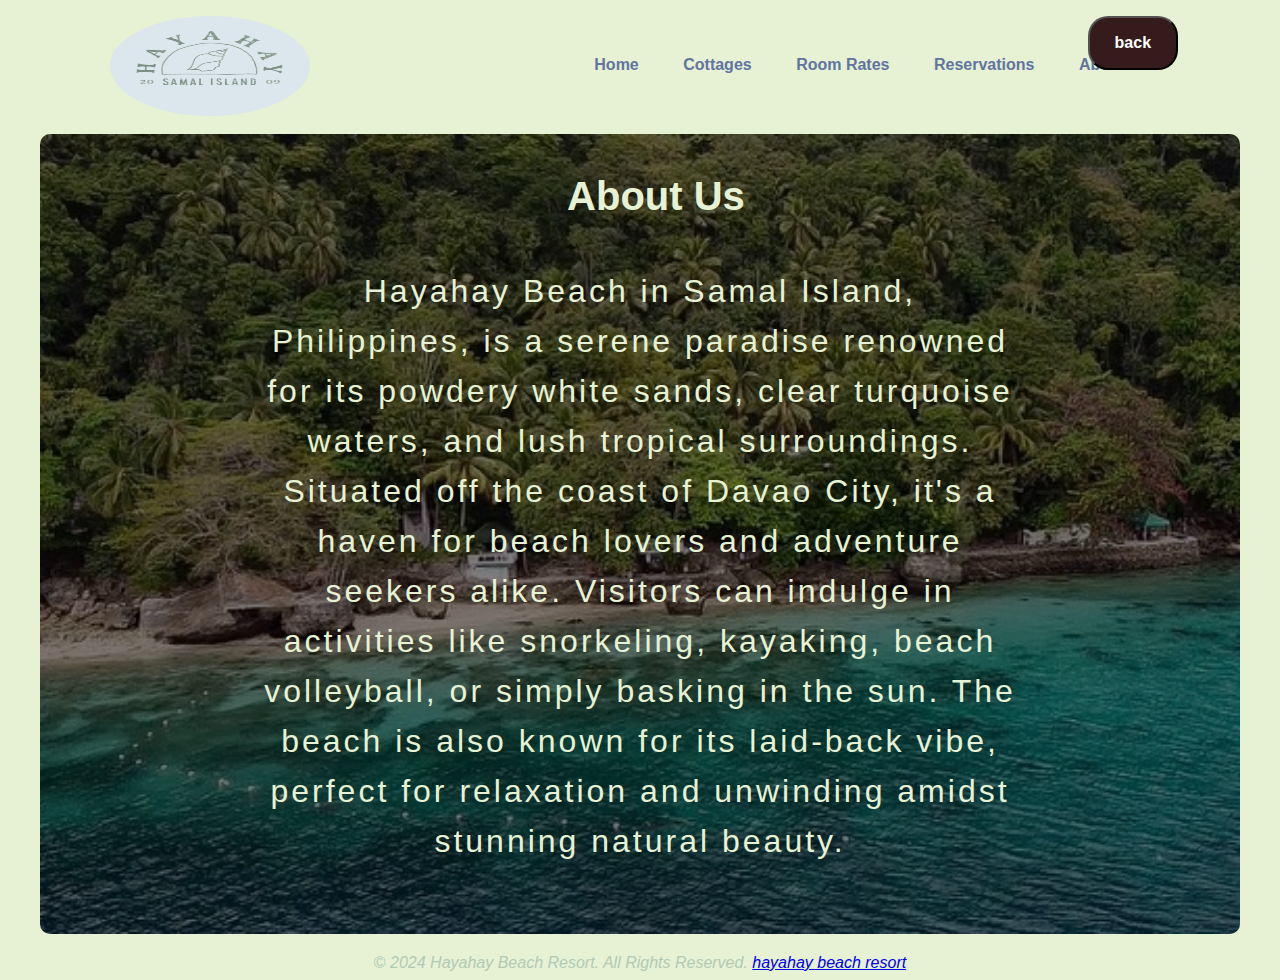
<file: Resort/About_Us.html>
<!DOCTYPE html>
<html lang="en">

<head>
    <meta charset="UTF-8">
    <meta name="viewport" content="width=device-width, initial-scale=1.0">
    <title>Main page</title>
    <link rel="stylesheet" href="lab_styles/style.css">
</head>

<body>
    <div class="visit">
        <button class="btn btn-color-1 " id="visit" onclick="location.href='http://127.0.0.1:5500/index.html'">
          back
        </button>
      </div>
    <header>
        <div class="headerimage">
            <img src="./images/icon.jpg" alt="icon.jpg">
        </div>
    </header>

    <nav>
        <ul>
            <li><a href="Index.html" class="home">Home</a></li>
            <li> <a href="Cottages.html" class="cottages">Cottages</a></li>
            <li> <a href="Room_Rates.html" class="room">Room Rates</a></li>
            <li><a href="Reservation.html" class="reservation">Reservations</a></li>
            <li> <a href="About_Us.html" class="about"> About Us</a></li>
        </ul>
    </nav>

    <main>
        <div class="aboutimage">
            <h1 id="abouth1">About Us</h1>
            <p id="aboutp">Hayahay Beach in Samal Island, Philippines, is a serene paradise
                renowned for its powdery white sands, clear turquoise waters, and lush
                tropical surroundings. Situated off the coast of Davao City, it's a haven
                for beach lovers and adventure seekers alike. Visitors can indulge in
                activities like snorkeling, kayaking, beach volleyball, or simply basking in
                the sun. The beach is also known for its laid-back vibe, perfect for relaxation
                and unwinding amidst stunning natural beauty.</p>
        </div>
    </main>

    <footer>&copy; <em>2024 Hayahay Beach Resort. All Rights Reserved. <a
                href="a.sarenana.139809.tc@umindanao.edu.ph">hayahay beach resort</a> </em></footer>
</body>

</html>
</file>
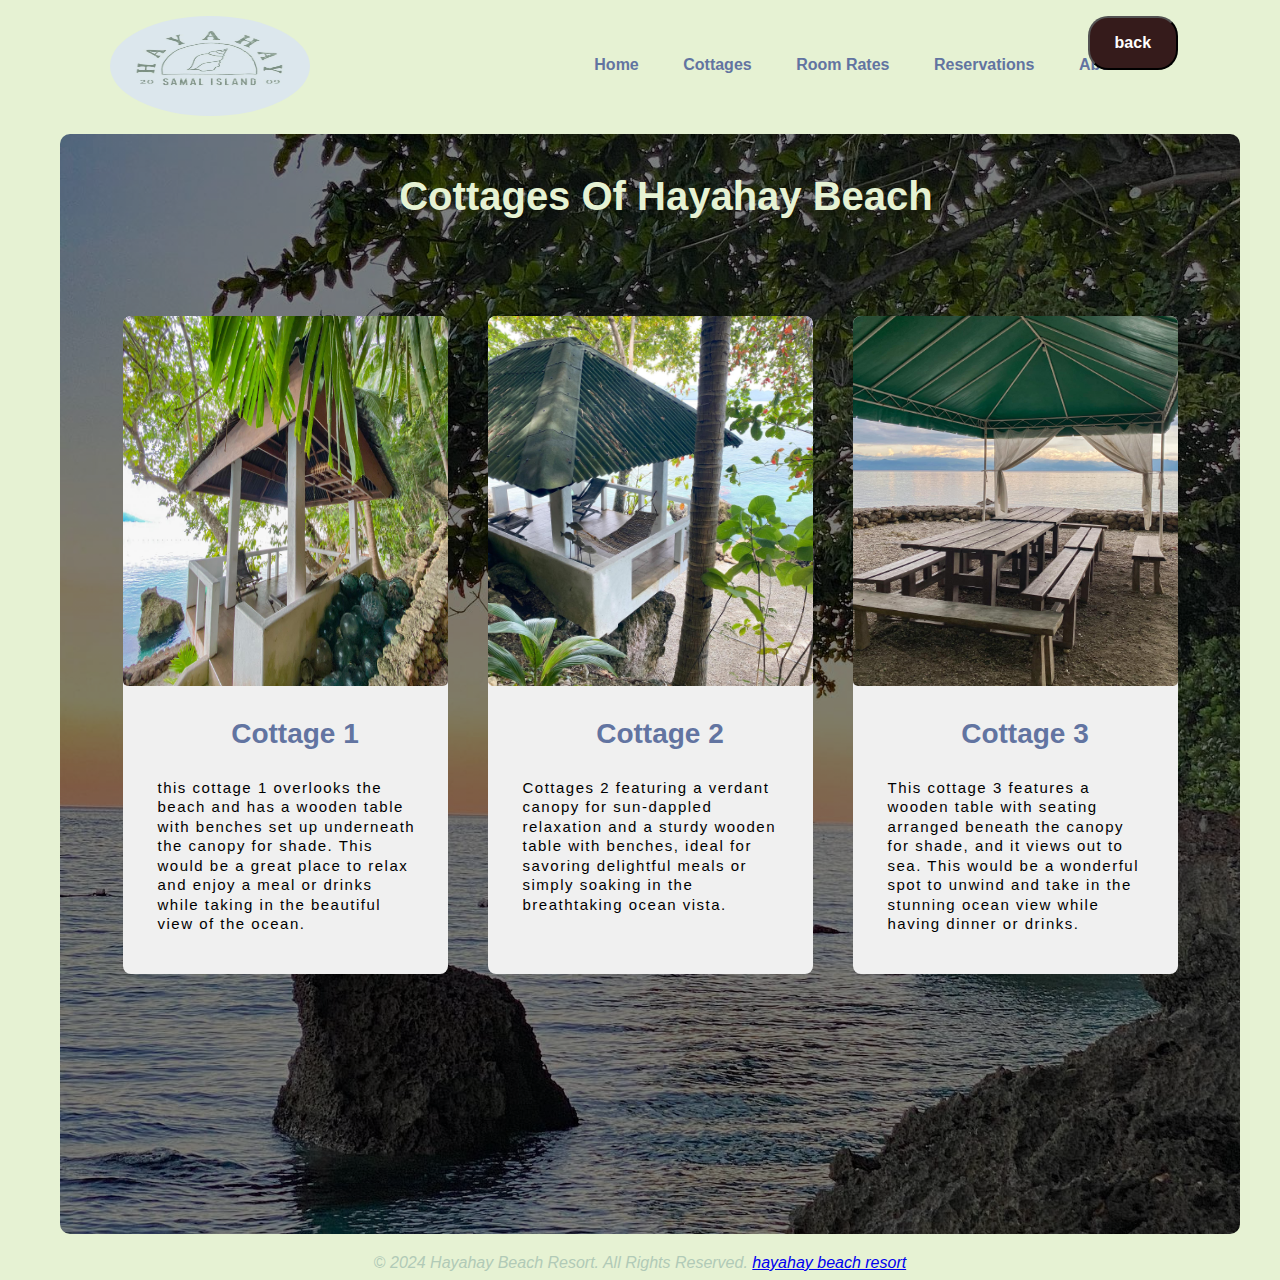
<file: Resort/Cottages.html>
<!DOCTYPE html>
<html lang="en">

<head>
    <meta charset="UTF-8">
    <meta name="viewport" content="width=device-width, initial-scale=1.0">
    <title>Main page</title>
    <link rel="stylesheet" href="lab_styles/style.css">
</head>

<body>
    <div class="visit">
        <button class="btn btn-color-1 " id="visit" onclick="location.href='http://127.0.0.1:5500/index.html'">
          back
        </button>
      </div>
    <header>
        <div class="headerimage">
            <img src="./images/icon.jpg" alt="icon.jpg">
        </div>
        
    </header>

    <nav>
        <ul>
            <li> <a href="Index.html" class="home">Home</a></li>
            <li> <a href="Cottages.html" class="cottages">Cottages</a></li>
            <li> <a href="Room_Rates.html" class="room">Room Rates</a></li>
            <li> <a href="Reservation.html" class="reservation">Reservations</a></li>
            <li> <a href="About_Us.html" class="about"> About Us</a></li>
        </ul>
    </nav>

    <main>
        <div class="cottagesimage">
            <h1 class="h1cottage">Cottages Of Hayahay Beach</h1>
            
                <div class="card_container">
                    <div class="card">
                        <img src="./images/cottages1.jpg" alt="">
                        <div class="card_content">
                            <h3>Cottage 1</h3>
                            <p> this cottage 1 overlooks the beach and has a wooden table with benches set up underneath the canopy for shade.
                                This would be a great place to relax and enjoy a meal or drinks while taking in the beautiful view of the ocean.</p>
                        </div>
                    </div>
                    <div class="card">
                        <img src="./images/cottages2.jpg" alt="">
                        <div class="card_content">
                            <h3>Cottage 2</h3>
                            <p>Cottages 2 featuring a verdant canopy for sun-dappled relaxation and a sturdy wooden table with benches, 
                                ideal for savoring delightful meals or simply soaking in the breathtaking ocean vista.</p>
                        </div>
                    </div>
                    <div class="card">
                        <img src="./images/cottage3.jpg" alt="">
            
                        <div class="card_content">
                            <h3>Cottage 3</h3>
                            <p>This cottage 3 features a wooden table with seating arranged beneath the canopy for shade, and it views out to sea.
                                This would be a wonderful spot to unwind and take in the stunning ocean view while having dinner or drinks.</p>
                        </div>
                    </div>
                </div>
        </div>
    </main>

   

    <footer>&copy; <em>2024 Hayahay Beach Resort. All Rights Reserved. <a
        href="a.sarenana.139809.tc@umindanao.edu.ph">hayahay  beach resort</a> </em></footer>
</body>

</html>
</file>
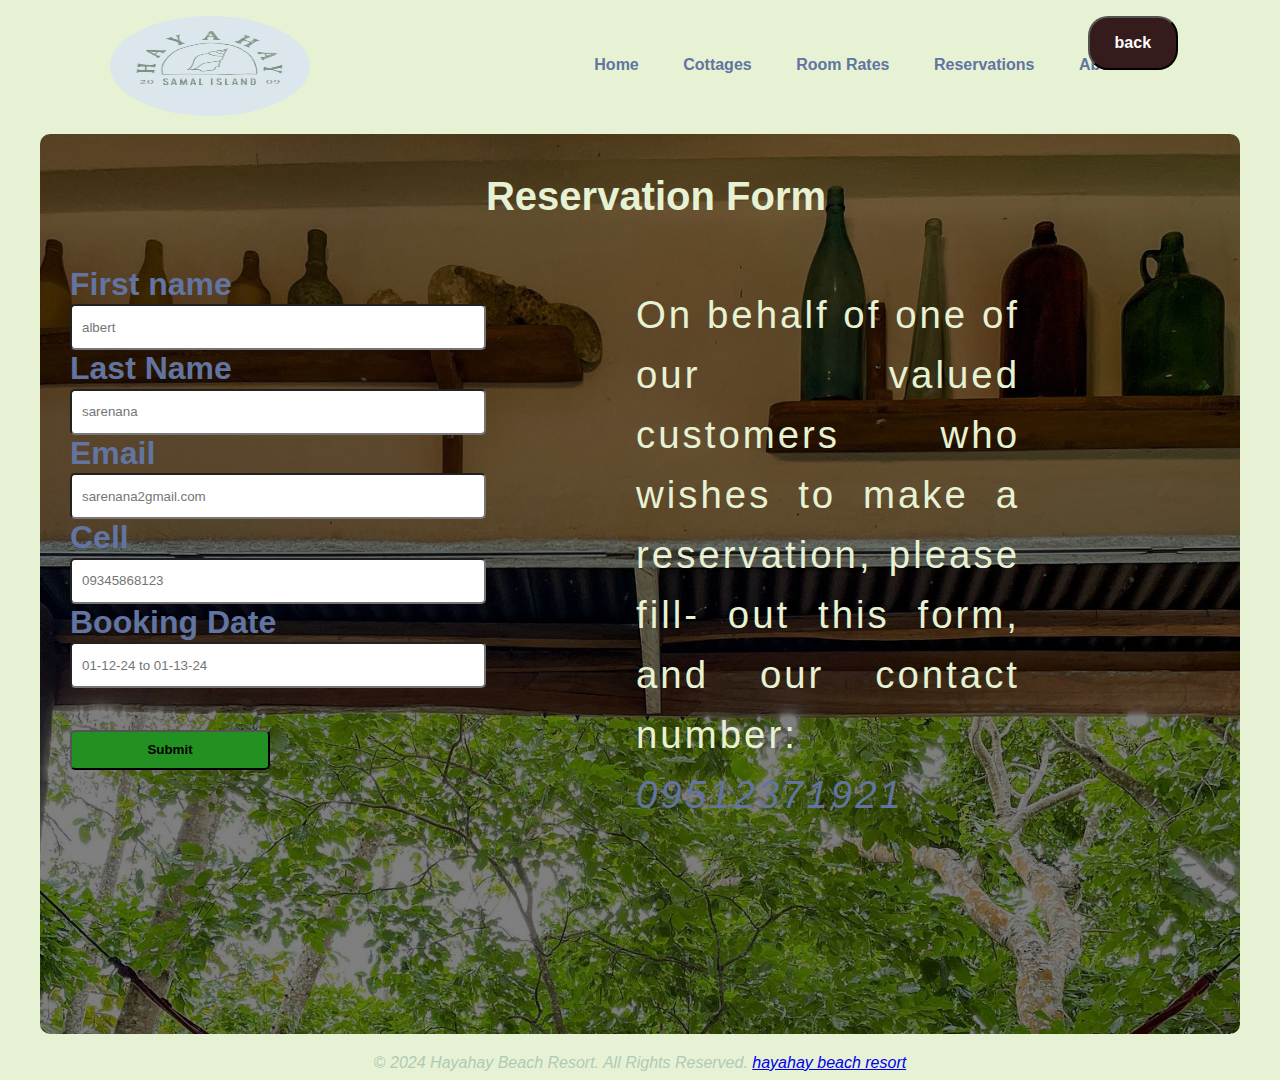
<file: Resort/Reservation.html>
<!DOCTYPE html>
<html lang="en">

<head>
    <meta charset="UTF-8">
    <meta name="viewport" content="width=device-width, initial-scale=1.0">
    <title>Main page</title>
    <link rel="stylesheet" href="lab_styles/style.css">
</head>


<body >
    <div class="visit">
        <button class="btn btn-color-1 " id="visit" onclick="location.href='http://127.0.0.1:5500/index.html'">
          back
        </button>
      </div>
    <header>
         <div class="headerimage">
        <img src="./images/icon.jpg" alt="icon.jpg">
      </div>
  </header>
    
        <nav>
            <ul>
                <li> <a href="Index.html" >Home</a></li>
                <li> <a href="Cottages.html">Cottages</a></li>
                <li> <a href="Room_Rates.html">Room Rates</a></li>
                <li> <a href="Reservation.html" >Reservations</a>
                <li> <a href="About_Us.html" > About Us</a></li>
            </ul>
        </nav>
 
    <main>
        <div class="serveimage">
        <h1 class="formh1">Reservation Form</h1>
        <form action="" class="forms">
            <label for="First_name">First name </label><br>
            <input type="text" class="forminput"placeholder="albert" required> <br>

            <label for="last_name">Last Name </label> <br>
            <input type="text" class="forminput" placeholder="sarenana" required> <br>

            <label for="Eamil">Email </label> <br>
            <input type="text" class="forminput"placeholder="sarenana2gmail.com" required> <br>

            <label for="phone">Cell </label> <br>
            <input type="number" class="forminput"placeholder="09345868123" required> <br>

            <label for="date">Booking Date</label><br>
            <input type="text" class="forminput"placeholder="01-12-24 to 01-13-24" required> <br> <br>

            <input type="submit" class="submitform">
           
        </form>
        <p class="reservparagraph">On behalf of one of our valued
            customers who wishes to make a
            reservation, please fill- out
            this form, and our contact number:<em class="contact"> 09512371921</em></p>
        </div>
    </main>

    <footer>&copy; <em>2024 Hayahay Beach Resort. All Rights Reserved. <a
        href="a.sarenana.139809.tc@umindanao.edu.ph">hayahay  beach resort</a> </em></footer>
</body>

</html>
</file>
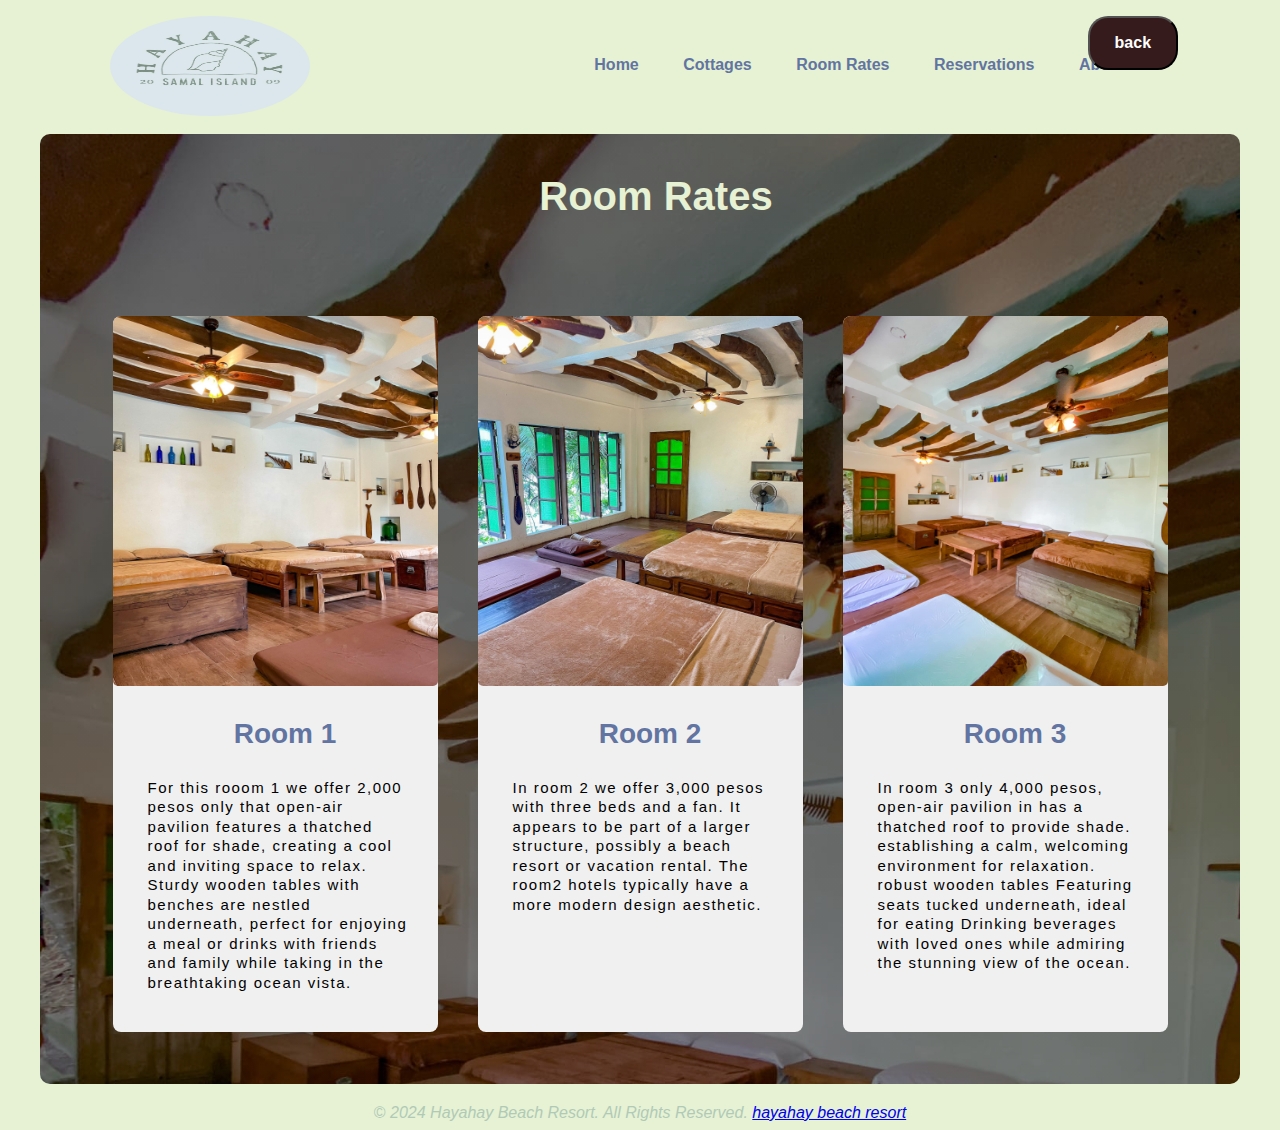
<file: Resort/Room_Rates.html>
<!DOCTYPE html>
<html lang="en">

<head>
    <meta charset="UTF-8">
    <meta name="viewport" content="width=device-width, initial-scale=1.0">
    <title>Main page</title>
    <link rel="stylesheet" href="lab_styles/style.css">
</head>

<body>
    <div class="visit">
        <button class="btn btn-color-1 " id="visit" onclick="location.href='http://127.0.0.1:5500/index.html'">
          back
        </button>
      </div>

    <header>
        <div class="headerimage">
            <img src="./images/icon.jpg" alt="icon.jpg">
        </div>
    </header>

    <nav>
        <ul>
            <li> <a href="Index.html" class="home">Home</a></li>
            <li><a href="Cottages.html" class="cottages">Cottages</a></li>
            <li><a href="Room_Rates.html" class="room">Room Rates</a></li>
            <li> <a href="Reservation.html" class="reservation">Reservations</a></li>
            <li> <a href="About_Us.html" class="about"> About Us</a></li>
        </ul>
    </nav>

    <main>
        <div class="roomimage">
            <h1 class="roomhead">Room Rates</h1>
                <div class="card_container">
                    <div class="card">
                        <img src="./images/room1.jpg" alt="">
                        <div class="card_content">
                            <h3>Room 1</h3>
                        <p>For this rooom 1 we offer 2,000 pesos only that open-air pavilion features a thatched roof for shade,
                            creating a cool and inviting space to relax. Sturdy wooden tables
                             with benches are nestled underneath, perfect for enjoying a meal 
                             or drinks with friends and family while
                              taking in the breathtaking ocean vista.</p>
                        </div>
                    </div>
                    <div class="card">
                        <img src="./images/room2.jpg" alt="">
                        <div class="card_content">
                            <h3>Room 2</h3>
                        <p> In room 2  we offer 3,000 pesos with three beds and a fan. It appears to be part of a larger structure, possibly
                             a beach resort or vacation rental. The room2 hotels typically have a more modern design aesthetic.</p>
                        </div>
                    </div>
                    <div class="card">
                        <img src="./images/room3.jpg" alt="">
            
                        <div class="card_content">
                            <h3>Room 3</h3>
                        <p>In room 3  only 4,000 pesos, open-air pavilion in  has a thatched roof to provide shade.
                            establishing a calm, welcoming environment for relaxation. robust wooden tables
                            Featuring seats tucked underneath, ideal for eating 
                            Drinking beverages with loved ones while
                            admiring the stunning view of the ocean.</p>
                        </div>
                    </div>
                </div>
        </div>
    </main>

   
    <footer>&copy; <em>2024 Hayahay Beach Resort. All Rights Reserved. <a
                href="a.sarenana.139809.tc@umindanao.edu.ph">hayahay  beach resort</a> </em></footer>
</body>

</html>
</file>
<file: style.css>
/* GENERAL */

@import url("https://fonts.googleapis.com/css2?family=Poppins:wght@300;400;500;600&display=swap");

* {
  margin: 0;
  padding: 0;
}

body {
  font-family: "Poppins", sans-serif;
}

html {
  scroll-behavior: smooth;
}

p {
  color: rgb(85, 85, 85);
}

/* TRANSITION */

a,
.btn {
  transition: all 300ms ease;
}

/* DESKTOP NAV */

nav,
.nav-links {
  display: flex;
  padding-top: 10px;
}

nav {
  justify-content: space-around;
  align-items: center;
  height: 17vh;
}

.nav-links {
  gap: 2rem;
  list-style: none;
  font-size: 1.5rem;
}

a {
  color: black;
  text-decoration: none;
  text-decoration-color: white;
}

a:hover {
  color: grey;
  text-decoration: underline;
  text-underline-offset: 1rem;
  text-decoration-color: rgb(181, 181, 181);
}

.logo {
  font-size: 2rem;
}

.logo:hover {
  cursor: default;
}

/* HAMBURGER MENU */

#hamburger-nav {
  display: none;
}


.hamburger-menu {
  position: relative;
  display: inline-block;
}

.hamburger-icon {
  display: flex;
  flex-direction: column;
  justify-content: space-between;
  height: 24px;
  width: 30px;
  cursor: pointer;
}

.hamburger-icon span {
  width: 100%;
  height: 2px;
  background-color: black;
  transition: all 0.3 ease-in-out;
}

.menu-links {
  position: absolute;
  top: 100%;
  right: 0;
  background-color: white;
  width: fit-content;
  max-height: 0;
  overflow: hidden;
  transition: all 0.3 ease-in-out;
}

.menu-links a {
  display: block;
  padding: 10px;
  text-align: center;
  font-size: 1.5rem;
  color: black;
  text-decoration: none;
  transition: all 0.3 ease-in-out;
}

p{
  font-size: large;
}
.menu-links li {
  list-style: none;
}

.menu-links.open {
  max-height: 300px;
}

.hamburger-icon.open span:first-child {
  transform: rotate(45deg) translate(10px, 5px);
}

.hamburger-icon.open span:nth-child(2) {
  opacity: 0;
}

.hamburger-icon.open span:last-child {
  transform: rotate(-45deg) translate(10px, -5px);
}

.hamburger-icon span:first-child {
  transform: none;
}

.hamburger-icon span:first-child {
  opacity: 1;
}

.hamburger-icon span:first-child {
  transform: none;
}

/* SECTIONS */

section {
  padding-top: 4vh;
  height: 96vh;
  margin: 0 10rem;
  box-sizing: border-box;
  min-height: fit-content;
}

.section-container {
  display: flex;
}

/* PROFILE SECTION */

#profile {
  display: flex;
  justify-content: center;
  gap: 5rem;
  height: 80vh;
}

.section__pic-container {
  display: flex;
  height: 400px;
  width: 400px;
  margin: auto 0;
  
}
.ako2{
  border-radius: 100%;
}
.ako3{
  border-radius: 10px;
}

.section__text {
  align-self: center;
  text-align: center;
}

.section__text p {
  font-weight: 600;
}



.section__text__p2 {
  font-size: 0.8.rem;
  margin-bottom: 1rem;
}

.title {
  font-size: 2.2rem;
  text-align: center;
}
#title{
 
  animation-name: maint;
  animation-duration: 5s;
  animation-delay: 3s;
  -moz-animation-delay: 5s;
  animation-fill-mode: forwards;
}
@keyframes maint {
from {left: 0px;}
to{right: 0px;color: rgb(89, 230, 230);}
}

#socials-container {
  display: flex;
  justify-content: center;
  margin-top: 1rem;
  gap: 1rem;
}

/* ICONS */

.icon {
  cursor: pointer;
  height: 2rem;
}

/* BUTTONS */

.btn-container {
  display: flex;
  justify-content: center;
  gap: 1rem;
}

.btn {
  font-weight: 600;
  transition: all 300ms ease;
  padding: 1rem;
  width: 8rem;
  border-radius: 2rem;
}

.btn-color-1,
.btn-color-2 {
  border: rgb(53, 53, 53) 0.1rem solid;
}

.btn-color-1:hover,
.btn-color-2:hover {
  cursor: pointer;
}

.btn-color-1,
.btn-color-2:hover {
  background: rgb(53, 53, 53);
  color: white;
}

.btn-color-1:hover {
  background: rgb(0, 0, 0);
}

.btn-color-2 {
  background: none;
}
.boundd{
  color:rgb(53, 53, 53);
  margin: 0 15% 0 15%;
  
}

.btn-color-2:hover {
  border: rgb(255, 255, 255) 0.1rem solid;
}

.btn-container {
  gap: 1rem;
}

/* ABOUT SECTION */

#about {
  position: relative;
}


.about-containers {
  gap: 2rem;
  margin-bottom: 2rem;
  margin-top: 2rem;
}

.about-details-container {
  justify-content: center;
  flex-direction: column;
}

.about-containers,
.about-details-container {
  display: flex;
}


.about-pic {
  border-radius: 2rem;
}

.arrow {
  position: absolute;
  right: -5rem;
  bottom: 2.5rem;
}

.details-container {
  padding: 1.5rem;
  flex: 1;
  background: white;
  border-radius: 2rem;
  
  border-color: rgb(163, 163, 163);
  text-align: center;
}
.details-container h3{
  font-size: 2srem;
  padding-bottom: 10px;
}

.section-container {
  gap: 4rem;
  height: 80%;
}

.section__pic-container {
  height: 400px;
  width: 400px;
  margin: auto 0;
  border-radius: 100%;
}

/* EXPERIENCE SECTION */

#experience h2{
  font-size: 2.2rem;
  color: rgb(29, 28, 28);
  text-align: center;
  padding: 40px 0px 40px 0px;
}
.ht{
  font-weight: 600;
  color: black;
}

.card1{
  display: flex;
  flex-flow: row wrap;
  justify-content:space-between;
  align-items: center;
  border: 1px solid black;
  margin: 0 10px 5px 10px;
  align-items: center;
  padding: 15px 10px 15px 10%;
}
.card1{
  color: rgb(29, 28, 28);

  border-radius: 3px;
}
.card1:hover{
  
  cursor: pointer;
}

.card1 img{
  height: 40px;
  width: 40px;
  color: rgb(29, 28, 28);
}
.level{
  width: 20%;
}

.level1{
  text-align: center;
  border: 1px solid black;
  background-color: rgb(89, 230, 230);
  color: #FFFF;
  width: 70%;
}

.level2{
  text-align: center;
  border: 1px solid black;
  background-color: rgb(89, 230, 230);
  color: #FFFF;
  
  width: 55%;
}
.level3{
  text-align: center;
  border: 1px solid black;
  background-color: rgb(89, 230, 230);
  color: #FFFF;
  
  width: 45%;
}
.level4{
  text-align: center;
  border: 1px solid black;
  background-color: rgb(89, 230, 230);
  color: #FFFF;
  
  width: 30%;
}
.level5{
  text-align: center;
  border: 1px solid black;
  background-color: rgb(89, 230, 230);
  background-position: 10%;
  color: #FFFF;
  width: 45%;
}

/* PROJECTS SECTION */

.project{
  font-size: 2.2rem;
  font-weight: 600;
  text-align: center;
  color: black;
  padding: 20px 0 40px 0;
}
.wrapper{
  display: flex;
  max-width: 100%;
  position: relative;
  padding: 0px 20px 0px 20px;
}
.wrapper i{
  top: 40%;
  height: 40px;
  width: 40px;
  color: #FFFF;
  cursor: pointer;
  font-size: 1.15rem;
  position: absolute;
  text-align: center;
  line-height: 35px;
  background: rgb(29, 28, 28);
  border-radius: 10%;
  transform: translateY(-50%);
  transition: transform 0.1s linear;
 margin: 43px;
}
.wrapper i:active{
  transform: translateY(-50%) scale(0.9);
}
.wrapper i:hover{
  background: rgb(29, 28, 28);
}
.wrapper i:first-child{
  left: -22px;
  display: none;
}
.wrapper i:last-child{
  right: -22px;
}
.wrapper .carousel{
  font-size: 0px;
  cursor: pointer;
  overflow: hidden;
  white-space: nowrap;
  scroll-behavior: smooth;
}
.carousel.dragging{
  cursor: grab;
  scroll-behavior: auto;
}
.carousel.dragging img{
  pointer-events: none;
  background-size: 100% 100%;
}
.carousel img{
  height: 340px;
  object-fit: 100%;
  user-select: none;
  margin-left: 14px;
  width: calc(100% / 2);
  overflow: hidden;
  background-size: 100% 100%;
}
.carousel img:first-child{
  margin-left: 0px;

} 
.con{
  width: 100%;
  display: flex;
  flex-flow: row wrap;
  justify-content: center;
  align-items: center;
  gap: 0.4rem;
  
}
.conbox{
  width: 38vh;
  height: 100%;
  box-shadow: 0 0 20px 2px rgba(0,0, .1);
  transition: 1s;
  margin-top: 100px;

}
.visit  {
  display: flex;
  flex-flow: column;
  justify-content: center;
  align-items: center;
  text-align: center;
  margin-top: 20px;
 
}
.conbox img{
  display: block;
  width: 100%;
  height: 340px;
  border-radius: 5px;
  background-size: 100% 100%;
  overflow: hidden;
  background:linear-gradient(rgba(rgb(235, 218, 218)));

}
.conbox:hover{
  transform: scale(1.2);
  z-index: 1;
 
}
.text3{
  font-size: 2.2rem;
  font-weight: 600;
  text-align: center;
  color: black;
  padding: 100px 0 40px 0;
}
.text4{
  padding-bottom: 60px;
}
/* CONTACT */

#contact {
  display: flex;
  flex-flow: column;
  justify-content: center;
  align-items: center;
 
  height: 40vh;
}

.contact-info-upper-container {
  display: flex;
  flex-flow: row wrap;
  justify-content: center;
  align-items: center;
  border-radius: 2rem;
  text-align: center;
 

}

.contact-info-container {
  display: flex;
  flex-flow: row wrap;
  align-items: center;
  justify-content: center;
  padding: 2%;
  border: 2px solid black;
  border-radius: 20px;
  gap: 0.5rem;
  margin-bottom: 20px;
 
}
.contact-info-container a{
  display: flex;
  flex-flow: row wrap;
  justify-content:center ;
}

.contact-info-container p {
  text-align: center;
  font-size: larger;

}

.contact-icon {
  cursor: default;
}

.email-icon {
  height: 2.5rem;
}
.icon{
  margin-top: 8px;
}

/* FOOTER SECTION */

footer {
  height: 26vh;
  margin: 0 1rem;
}

footer p {
  text-align: center;
}


/* style css */
@media screen and (max-width: 1400px) {
  #profile {
    height: 83vh;
    margin-bottom: 6rem;
  }
  .carousel img{
    width: calc(100% / 2);
    overflow: hidden;
  }
}
  .about-containers {
    flex-wrap: wrap;
  }
  #contact,
  #projects {
    height: fit-content;
  }


@media screen and (max-width: 1200px) {
  #desktop-nav {
    display: none;
  }
    .carousel img{
        width: calc(100% / 2) ;
        overflow: hidden;
        
      }
  #hamburger-nav {
    display: flex;
  }
  #experience,
  .experience-details-container {
    margin-top: 2rem;
  }
  #profile,
  .section-container {
    display: block;
  }
  .arrow {
    display: none;
  }
  section,
  .section-container {
    height: fit-content;
  }
  section {
    margin: 0 5%;
  }
  .section__pic-container {
    width: 275px;
    height: 275px;
    margin: 0 auto 2rem;
  }
  .ako3{
    margin-left: 80px;
  }
  .title {
    font-size: 2rem;
    padding: 10px;
  
  }
  .about-containers {
    margin-top: 0;
  }
}
@media screen and (max-width: 900px) {
  .carousel img{
    width: calc(100% / 2);
    overflow: hidden;
  }
}

@media screen and (max-width: 600px) {
  #contact,
  footer {
    height: 40vh;
  }
    .carousel img{
    width: calc(100% / 1) ;
    overflow: hidden;
    
  }

  #profile {
    height: 83vh;
    margin-bottom: 0;
  }
  article {
    font-size: 1rem;
  }
  footer nav {
    height: fit-content;
    margin-bottom: 2rem;
  }
  .about-containers,
  .contact-info-upper-container,
  .btn-container {
    flex-wrap: wrap;
  }
  .contact-info-container {
    margin: 0;
  }
  .contact-info-container p,
  .nav-links li a {
    font-size: 1rem;
  }
  .experience-sub-title {
    font-size: 1.25rem;
  }
  .logo {
    font-size: 1.5rem;
  }
  .nav-links {
    flex-direction: column;
    gap: 0.5rem;
    text-align: center;
  }
  .section__pic-container {
    width: auto;
    height: 35vw;
    justify-content: center;
  }
  .ako3{
    margin-left: 10px;
  }

  .section__text__p2 {
    font-size: 1.25rem;
  }
  .title {
    font-size: 2rem;
    padding: 10px;
  
  }

  .text-container {
    text-align: justify;
  }

  .card1{
    display: flex;
    flex-flow: column ;
    justify-content:center;
    align-items: center;
    gap: 0.3rem;
  
  }
  .level{
    width: 100%;
   
    margin-left: 25%;
   
  }
 

}
</file>
<file: Business/style.css>
@import url('https://fonts.googleapis.com/css2?family=Roboto:wght@100;300;400;500;700&display=swap');

:root{
    --main-color:#d3ad7f;
    --black:#13131a;
    --bg:#010103;
    --border:.1rem solid rgba(255,255,255,.3);
}

*{
    font-family: 'Roboto', sans-serif;
    margin:0; padding:0;
    box-sizing: border-box;
    outline: none; border:none;
    text-decoration: none;
    text-transform: capitalize;
    transition: .2s linear;
}
.visit button{
    position: fixed;
    left: 85%;
   text-align: center;
   height: 6%;
    width: 7%;
    font-size: 1rem;
    font-weight: 600;
    border-radius: 20px;
    color: #FFFFFF;
    background-color: rgb(53, 27, 27);
  }
  .visit button:hover{
    background-color: rgb(77, 30, 30);
 
 
  }

html{
    font-size: 62.5%;
    overflow-x: hidden;
    scroll-padding-top: 9rem;
    scroll-behavior: smooth;
}

html::-webkit-scrollbar{
    width: .8rem;
}

html::-webkit-scrollbar-track{
    background: transparent;
}

html::-webkit-scrollbar-thumb{
    background: #fff;
    border-radius: 5rem;
}

body{
    background: var(--bg);
}

.container {
    display: grid;
    grid-template-areas:
    "head head head"
    "main main main"
    "footer footer footer"
    ;
    grid-template-columns: 1fr 2fr 1fr;
}

section{
    padding:2rem 7%;
}

.header {
    grid-area: head;
}

.main {
    grid-area: main;
}

.footer {
    grid-area: footer;
}

.heading{
    text-align: center;
    color:#fff;
    text-transform: uppercase;
    padding-bottom: 3.5rem;
    font-size: 4rem;
}

.heading span{
    color:var(--main-color);
    text-transform: uppercase;
}

.btn{
    margin-top: 1rem;
    display: inline-block;
    padding:.9rem 3rem;
    font-size: 1.7rem;
    color:#fff;
    background: var(--main-color);
    cursor: pointer;

    &:hover {
        letter-spacing: .2rem;
    }
}

.header{
    background: var(--bg);
    display: flex;
    align-items: center;
    justify-content: space-between;
    padding:1.5rem 7%;
    border-bottom: var(--border);
    position: fixed;
    top: 0; left: 0; right: 0;
    z-index: 1000;
}

.header .logo img{
    height: 6rem;
}

.header .navbar a{
    margin:0 1rem;
    font-size: 1.6rem;
    color:#fff;
}

.header .navbar a:hover{
    color:var(--main-color);
    border-bottom: .1rem solid var(--main-color);
    padding-bottom: .5rem;
}

.header .icons div{
    color:#fff;
    cursor: pointer;
    font-size: 2.5rem;
    margin-left: 2rem;
}

.header .icons div:hover{
    color:var(--main-color);
}

#menu-btn{
    display: none;
}
.x{
    cursor: pointer;
    display: inline;
    font-weight: 600;
    font-size: 1rem;
}

.header .search-form{
    position: absolute;
    top:115%; right: 7%;
    background: #fff;
    width: 50rem;
    height: 5rem;
    display: flex;
    align-items: center;
    transform: scaleY(0);
    transform-origin: top;
}

.header .search-form.active{
    transform: scaleY(1);
}

.header .search-form input{
    height: 100%;
    width: 100%;
    font-size: 1.6rem;
    color:var(--black);
    padding:1rem;
    text-transform: none;
}

.header .search-form label{
    cursor: pointer;
    font-size: 2.2rem;
    margin-right: 1.5rem;
    color:var(--black);
}

.header .search-form label:hover{
    color:var(--main-color);
}

.header .cart-items-container{
    position: absolute;
    top:100%; right: -100%;
    height: calc(100vh - 9.5rem);
    width: 35rem;
    background: #fff;
    padding:0 1.5rem;
}

.header .cart-items-container.active{
    right: 0;
}

.header .cart-items-container .cart-item{
    position: relative;
    margin:2rem 0;
    display: flex;
    align-items: center;
    gap:1.5rem;
}

.header .cart-items-container .cart-item .fa-times{
    position: absolute;
    top:1rem; right: 1rem;
    font-size: 2rem;
    cursor: pointer;
    color: var(--black);
}

.header .cart-items-container .cart-item .fa-times:hover{
    color:var(--main-color);
}

.header .cart-items-container .cart-item img{
    height: 7rem;
}

.header .cart-items-container .cart-item .content h3{
    font-size: 2rem;
    color:var(--black);
    padding-bottom: .5rem;
}

.header .cart-items-container .cart-item .content .price{
    font-size: 1.5rem;
    color:var(--main-color);
}

.header .cart-items-container .btn{
    width: 100%;
    text-align: center;
}

.home{
    min-height: 100vh;
    display: flex;
    align-items: center;
    background:url(images/home-img.jpeg) no-repeat;
    background-size: cover;
    background-position: center;
}

.home .content{
    max-width: 60rem;
}

.home .content h3{
    font-size: 6rem;
    text-transform: uppercase;
    color:#fff;
}

.home .content p{
    font-size: 2rem;
    font-weight: lighter;
    line-height: 1.8;
    padding:1rem 0;
    color:#eee;
}

.about {
    margin: 1.5em 2%;
}

.about .row{
    display: flex;
    align-items: center;
    background:var(--black);
    flex-wrap: wrap;
}

.about .row .image{
    flex:1 1 40rem;
}

.about .row .image img{
    width: 100%;
}
.about .row .content{
    flex:1 1 45rem;
    padding:2rem;
}

.about .row .content h3{
    font-size: 3rem;
    color:#fff;
}

.about .row .content p{
    font-size: 1.6rem;
    color:#ccc;
    padding:1rem 0;
    line-height: 1.8;
}

.menu .box-container{
    display: flex;
    flex-flow: row wrap;
    justify-content: center;
    gap: 1.5rem;
}

.menu .box-container .box{
    padding:5rem;
    text-align: center;
    border:var(--border);   
    width: 32.35%; 
}

.menu .box-container .box img{
    height: 10rem;
}

.menu .box-container .box h3{
    color: #fff;
    font-size: 2rem;
    padding:1rem 0;
}

.menu .box-container .box .price{
    color: #fff;
    font-size: 2.5rem;
    padding:.5rem 0;
}

.menu .box-container .box .price span{
    font-size: 1.5rem;
    text-decoration: line-through;
    font-weight: lighter;
    color: #656565c7;
}

.menu .box-container .box:hover{
    background:#fff;
}

.menu .box-container .box:hover > * {
    color:var(--black);
}

.products .box-container{
    display: grid;
    grid-template-columns: repeat(auto-fit, minmax(30rem, 1fr));
    gap:1.5rem;
}

.products .box-container .box{
    text-align: center;
    border:var(--border);
    padding: 1.5em 0;
}

.products .box-container .box .icons a{
    height: 5rem;
    width: 5rem;
    line-height: 5rem;
    font-size: 2rem;
    border:var(--border);
    color:#fff;
    margin:.3rem;
}

.products .box-container .box .icons a:hover{
    background:var(--main-color);
}

.products .box-container .box .image{
    padding: 2.5rem 0;
}

.products .box-container .box .image img{
    height: 25rem;
    width: 100%;
}

.products .box-container .box .content h3{
    color:#fff;
    font-size: 2.5rem;
}

.products .box-container .box .content .stars{
    padding: 1.5rem;
}

.products .box-container .box .content .stars i{
    font-size: 1.7rem;
    color: var(--main-color);
}

.products .box-container .box .content .price{
    color:#fff;
    font-size: 2.5rem;
}

.products .box-container .box .content .price span{
    text-decoration: line-through;
    font-weight: lighter;
    font-size: 1.5rem;
    color: #656565c7;
}

.review .box-container{
    display: flex;
    flex-flow: row;
    justify-content: center;
    gap:1.5rem;
}

.review .box-container .box{
    border:var(--border);
    display: flex;
    flex-flow: column;
    align-items: center;
    padding: 3rem 2rem;
    width: 33%;
}

.review .box-container .box .quote {
    width: 100%;
}

.review .box-container .box p{
    font-size: 1.5rem;
    line-height: 1.8;
    color:#ccc;
    padding:2rem 0;
}

.review .box-container .box .user{
    height: 13rem;
    width: 13rem;
    border-radius: 50%;
    object-fit: cover;
}

.review .box-container .box h3{
    padding:1rem 0;
    font-size: 2rem;
    color:#fff;
}

.review .box-container .box .stars i{
    font-size: 1.5rem;
    color:var(--main-color);
}

.contact .row{
    display: flex;
    background:var(--black);
    flex-wrap: wrap;
    gap:1rem;
}

.contact .row .map{
    flex:1 1 45rem;
    width: 300%;
    object-fit: cover;
}

.contact .row form{
    flex:1 1 45rem;
    padding:5rem 2rem;
    text-align: center;
}

.contact .row form h3{
    text-transform: uppercase;
    font-size: 3.5rem;
    color:#fff;
}

.contact .row form .inputBox{
    display: flex;
    align-items: center;
    margin-top: 2rem;
    margin-bottom: 2rem;
    background:var(--bg);
    border:var(--border);
}

.contact .row form .inputBox span{
    color:#fff;
    font-size: 2rem;
    padding-left: 2rem;
}

.contact .row form .inputBox input{
    width: 100%;
    padding:2rem;
    font-size: 1.7rem;
    color:#fff;
    text-transform: none;
    background:none;
}

.blogs .box-container{
    display: flex;
    flex-flow: row;
    align-items: center;
    gap:1.5rem;
}

.blogs .box-container .box{
    border:var(--border); 
    width: 80%;
}

.blogs .box-container .box .image{
    height: 25rem;
    overflow:hidden;
    width: 100%;
}

.blogs .box-container .box .image img{
    height: 100%;
    object-fit: cover;
    width: 100%;
}

.blogs .box-container .box:hover .image img{
    transform: scale(1.2);
}

.blogs .box-container .box .content{
    padding:2rem;
}

.blogs .box-container .box .content .title{
    font-size: 2.5rem;
    line-height: 1.5;
    color:#fff;
}

.blogs .box-container .box .content .title:hover{
    color:var(--main-color);
}

.blogs .box-container .box .content span{
    color:var(--main-color);
    display: block;
    padding-top: 1rem;
    font-size: 2rem;
}

.blogs .box-container .box .content p{
    font-size: 1.6rem;
    line-height: 1.8;
    color:#808080a9;
    padding:1rem 0;
}

.footer{
    background:var(--black);
    text-align: center;
}

.footer .share{
    padding:1rem 0;
}

.footer .share a{
    height: 5rem;
    width: 5rem;
    line-height: 5rem;
    font-size: 2rem;
    color:#fff;
    border:var(--border);
    margin:.3rem;
    border-radius: 50%;
}

.footer .share a:hover{
    background-color: var(--main-color);
}

.footer .links{
    display: flex;
    justify-content: center;
    flex-wrap: wrap;
    padding:2rem 0;
    gap:1rem;
}

.footer .links a{
    padding:.7rem 2rem;
    color:#fff;
    border:var(--border);
    font-size: 2rem;
}

.footer .links a:hover{
    background:var(--main-color);
}

.footer .credit{
    font-size: 2rem;
    color:#fff;
    font-weight: lighter;
    padding:1.5rem;
}

.footer .credit span{
    color:var(--main-color);
}













/* media queries  */
@media (max-width:1000px){

    html{
        font-size: 55%;
    }

    .header{
        padding:1.5rem 2rem;
    }

    section{
        padding:2rem;
    }

    .blogs .box-container{
        flex-flow: column;
    }

    .review .box-container{
        flex-flow: row ;
        align-items: center;
    }

    .review .box-container .box {
        width: 45%;
    }

    .review .box-container .box .user {
        height: 10rem;
        width: 10rem;
    }
    
    .menu .box-container .box{  
        width: 40%;
    }
}

@media (max-width:900px){

    #menu-btn{
        display: inline-block;
    }

    .header .navbar{
        position: absolute;
        top:100%; right: -100%;
        background: #fff;
        width: 30rem;
        height: calc(100vh - 9.5rem);
    }

    .header .navbar.active{
        right:0;
    }

    .header .navbar a{
        color:var(--black);
        display: block;
        margin:1.5rem;
        padding:.5rem;
        font-size: 2rem;
    }

    .header .search-form{
        width: 90%;
        right: 2rem;
    }

    .home{
        background-position: left;
        justify-content: center;
        text-align: center;
    }

    .home .content h3{
        font-size: 4.5rem;
    }

    .home .content p{
        font-size: 1.5rem;
    }

    .review .box-container{
        flex-flow: row;
    }

    .review .box-container .box {
        width: 50%;
        height: 45rem;
    }

    .review .box-container .box .quote {
        height: 12rem;
    }

    .review .box-container .box .user {
        height: 8rem;
        width: 8rem;
    }

    .review .box-container .box h3 {
        text-align: center;
    }

    iframe {
        width: 100%;
    }

    .menu .box-container .box{  
        width: 45%;
    }

}

@media (max-width:600px){

    html{
        font-size: 45%;
    }

    .about {
        width: 100%;
        margin: 0;
    }

    .menu .box-container .box{  
        width: 48.75%;
    }
}
</file>
<file: Resort/lab_styles/style.css>
body{
   background-color: #E6F2D3;
   font-family: Arial, Helvetica, sans-serif;
   margin-left: 40px;
   margin-right: 40px;
}
.headerimage{
   background-size: 100% 100%;
   display: inline;
}
.headerimage img{
   height: 100px;
   width: 200px;
   float: left;
   margin-left: 70px;
   border-radius: 50%;
 
}
.visit button{
   position: fixed;
   left: 85%;
  text-align: center;
  height: 6%;
   width: 7%;
   font-size: 1rem;
   font-weight: 600;
   border-radius: 20px;
   color: #FFFFFF;
   background-color: rgb(53, 27, 27);
 }
 .visit button:hover{
   background-color: rgb(77, 30, 30);


 }
 

nav ul{
   list-style: none;
   text-align: right;
   margin-right: 70px;
   padding-top: 40px;

 
}

nav li{
   display: inline;
   text-decoration: none;
   font-weight: 600;

}
nav a{
   text-decoration: none;
   padding: 20px;
   color:#6274A1;
 
}
nav :hover{
   color:#B1CAB7;
   font-size: 17px;
   
}


.homeimage{
   background-image: url(../images/home.jpg);
   background-size: 100% 100%;
   height: 600px;
   margin-top: 60px;
   border-radius: 10px;
}
.homeimage p{
   color: #E6F2D3;
   text-align: center;
   
   
   padding-top: 100px;
}
.roomimage{
  
   height: 950px;
   background-size: 100% 100%;
   background-repeat: no-repeat;
   border-radius: 10px;
   color: #FFFFFF;
   margin-top: 60px;
   background-image: linear-gradient(rgb(0,0,0,0.5),rgb(0,0,0,0.5)),
   url(../images/room.jpg);
   background-size: cover;
}
.serveimage{
   height: 900px;
   background-size: 100% 100%;
   background-repeat: no-repeat;
   margin-top: 60px;
   color: #FFFFFF;
   border-radius: 10px;
   background-image: linear-gradient(rgb(0,0,0,0.5),rgb(0,0,0,0.5)),
   url(../images/reserv.jpg);
   background-size: cover;
}
.cottagesimage{
     
   height: 1100px;
   background-size: 100% 100%;
   background-repeat: no-repeat;
   border-radius: 10px;
   margin-left: 20px;
   margin-top: 60px;
   background-image: linear-gradient(rgb(0,0,0,0.5),rgb(0,0,0,0.5)),
   url(../images/cottag.jpg);
   background-size: cover;
   
}
.aboutimage{
   background-image: url(../images/aboutus.jpg);
   height: 800px;
   background-size: 100% 100%;
   background-repeat: no-repeat;
    border-radius: 10px;
    margin-top: 60px;
    background-image: linear-gradient(rgb(0,0,0,0.5),rgb(0,0,0,0.5)),
   url(../images/aboutus.jpg);
   background-size: cover;
}
main{
   text-align: left;
   display:inline;
   padding-top: 50px; 
 
}
main h1{
   font-weight: 600;
   text-align: left;
   font-size: 2.5em;
   padding-left: 32px;
   color:#6274A1;
   padding-bottom: 20px;
}
.h1home{
   color: #E6F2D3;
   text-align: center;
   padding-top: 80px;
   font-size: 3em;
}
main p{
   
   font-size: large;
   color: black;
   padding-left: 20px;
   padding-right: 200px;
   letter-spacing: 1.5px;
   line-height: 25px;

   margin: 20px;
   margin-bottom: 40px;
}
.kayaking{
   font-size: large;
}
main h2{
   padding-left: 20px; 
   font-size: 2em;
   color:#6274A1;
}

main img{
   background-size: 100% 100%;
   height: 500px;
   width: 800px;
   border-radius: 10px;
   
}
.contact{
   color: #FFFFFF;
}

footer{
   margin-top: 20px;
   text-align: center;
   color:#B1CAB7;
}
.footereserv{
   padding-top: 20px;
}
.footerabout{
   padding-top: 20px;
   color:#B1CAB7;
}
.forms{
   color: #6274A1;
   font-weight: 600;
   text-align: left;
   font-size: 2em;
   padding-left: 30px;
   float: left;
  
 
}
.reservparagraph{
   text-align:justify;
   margin-left: 15em;
   padding-top: 0.5em;
   font-size: 2.4em;
   line-height: 60px;
   letter-spacing: 3px;
   color: #E6F2D3;
   
}
.contact{
   color: #6274A1;
}
.forminput{
  width: 30em;
  height: 3em;
  padding-left: 10px;
  border-radius: 5px;
  
  
}

.formh1{
   color: #E6F2D3;
   text-align: center;
   padding-top: 40px;
}
.submitform{
   background-color: rgb(34, 145, 34);
   font-weight: 600;
   border-radius: 5px;
   height: 3em;
   width: 15em;
  
}
.submitform:hover{
   font-size: 15px;
  
}


.card_container{
    
   display: flex;
   justify-content: center;
   flex-wrap: wrap;
   padding-top: 30px;
   
}


.h1cottage{
   color: #E6F2D3;
   text-align: center;
   padding-top: 40px;
}
.card_container img{
   background-size: 100% 100%;
   height: 370px;
   width: 325px;
   border-radius: 5px;

}
.roomhead{
   color: #E6F2D3;
   text-align: center;
   padding-top: 40px;
}
.card{
   width: 325px;
   background-color: #f0f0f0;
   border-radius: 8px;
   overflow: hidden;
   box-shadow: 0px 2px 4px rgba(0,0,0,0,2);
   margin: 20px;
   transition: 0.2px;
}
.card:hover{
   transform: translateY(-20px);
}
.card_content h3{
   font-size: 28px;
   text-align: center;
   margin-left: 20px;
   color: #6274A1;
}
.card_content p{
  
   font-size: 15px;
   line-height: 1.3;
   color: black;
   padding-right: 10px;
   padding-left: 15px;
}
#abouth1{
   text-align: center;
   padding-top: 40px;
   color: #E6F2D3;
}
#aboutp{
   color: #E6F2D3;
   text-align: center;
   font-size: 2em;
   padding-left: 200px;
   line-height: 50px;
   letter-spacing: 3px;
}



@media  only screen and (max-width:1024px){
   body{
   font-size: 1.8em; 
   
  
   }
}
@media only screen and (max-width:768px){
   body{
      font-size: 1.5em;
      
     
   }

}
@media only screen and (max-width:480px){
   body{
      font-size: 1.5em;
      
     
   }

}
</file>
